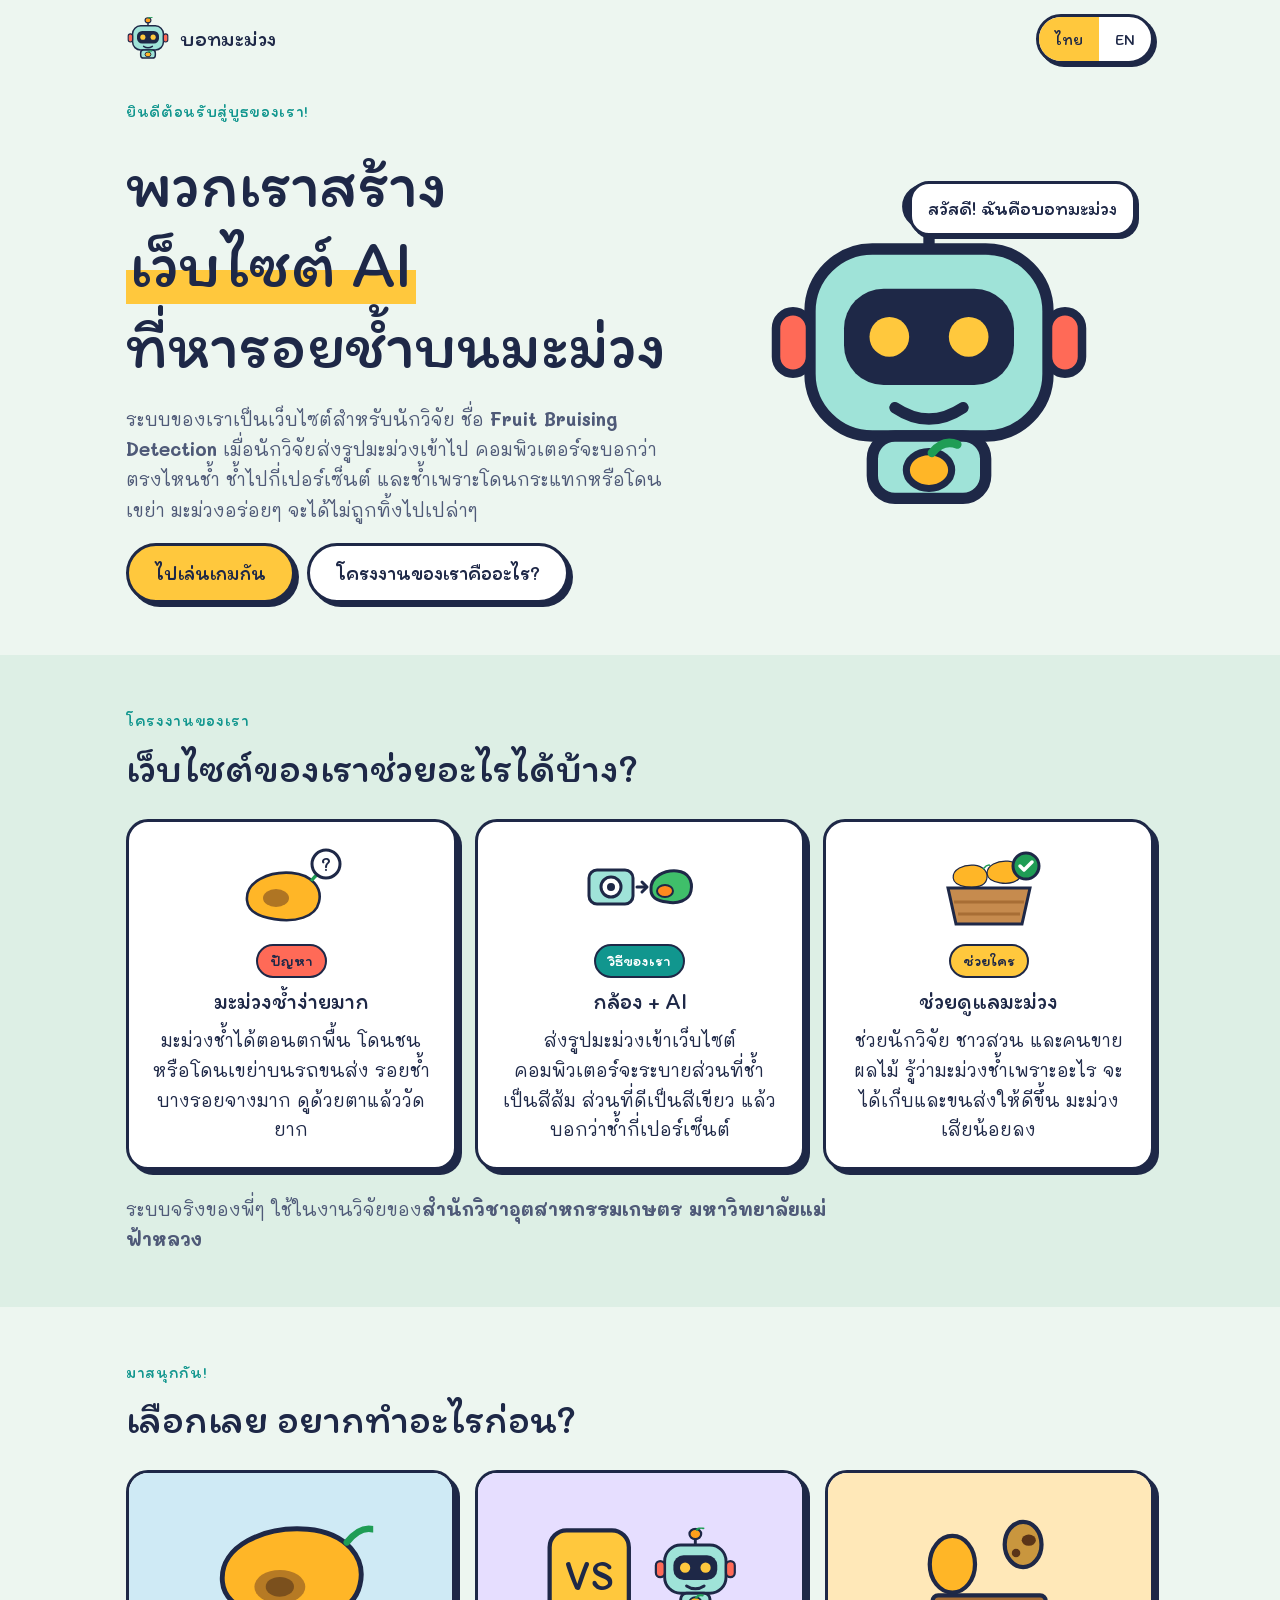
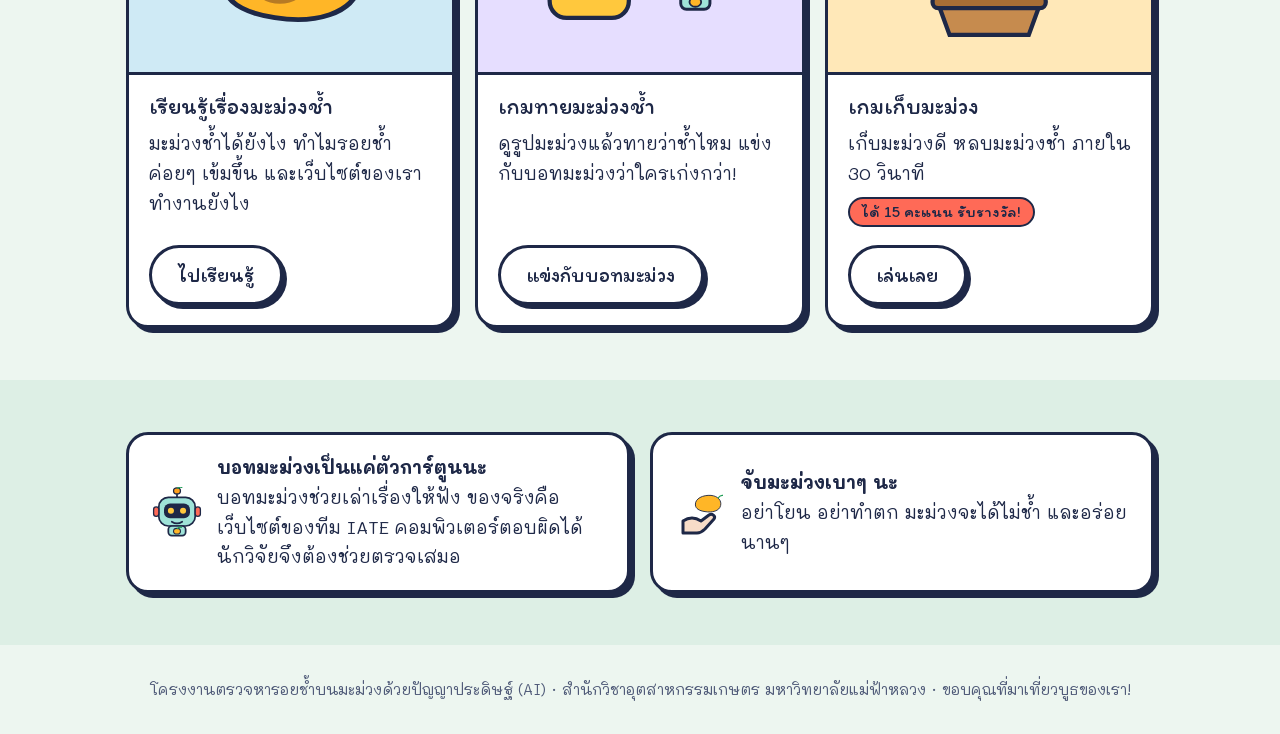
<file: index.html>
<!doctype html>
<html lang="th">
<head>
<meta charset="utf-8">
<meta name="viewport" content="width=device-width, initial-scale=1, viewport-fit=cover">
<style>:root{color-scheme:light;padding-top:env(safe-area-inset-top,0px);padding-bottom:env(safe-area-inset-bottom,0px)}body{margin:0}img{max-width:100%}[hidden]{display:none!important}</style>
<title>เว็บไซต์ AI หารอยช้ำบนมะม่วง</title>
<meta name="claude:viewport-fit-sides" content="cover">
<meta name="description" content="เว็บไซต์สำหรับน้องๆ ประถม อธิบายโครงงาน AI ตรวจหารอยช้ำบนมะม่วงของทีม IATE มหาวิทยาลัยแม่ฟ้าหลวง ด้วยคำง่ายๆ พร้อมเกมทายมะม่วงช้ำและเกมเก็บมะม่วง (ไทย / English)">
<link rel="canonical" href="https://mango-innofest.vercel.app/">
<link rel="icon" href="assets/icon.svg" type="image/svg+xml">
<link rel="icon" href="assets/favicon-32.png" type="image/png" sizes="32x32">
<link rel="apple-touch-icon" href="assets/apple-touch-icon.png">
<link rel="manifest" href="site.webmanifest">
<meta name="theme-color" content="#FFC83D">
<meta property="og:type" content="website">
<meta property="og:site_name" content="บอทมะม่วง · Mango Bot">
<meta property="og:title" content="เว็บไซต์ AI หารอยช้ำบนมะม่วง">
<meta property="og:description" content="เว็บไซต์สำหรับน้องๆ ประถม อธิบายโครงงาน AI ตรวจหารอยช้ำบนมะม่วงของทีม IATE มหาวิทยาลัยแม่ฟ้าหลวง ด้วยคำง่ายๆ พร้อมเกมทายมะม่วงช้ำและเกมเก็บมะม่วง (ไทย / English)">
<meta property="og:url" content="https://mango-innofest.vercel.app/">
<meta property="og:image" content="https://mango-innofest.vercel.app/assets/og-image.png">
<meta property="og:image:width" content="1200">
<meta property="og:image:height" content="630">
<meta property="og:image:alt" content="บอทมะม่วง: มาตามหามะม่วงช้ำกัน! Let's find bruised mangoes!">
<meta property="og:locale" content="th_TH">
<meta property="og:locale:alternate" content="en_US">
<meta name="twitter:card" content="summary_large_image">
<link rel="stylesheet" href="assets/fonts/fonts.css">
<style>
/* Layout: booth landing — one big hello from Mango Bot, the project in three picture-stickers, then three huge "go play" doors */
:root{
  --bg:#EDF6F0;
  --band:#DDEFE5;
  --surface:#FFFFFF;
  --ink:#1E2847;
  --muted:#4F5A78;
  --line:#1E2847;
  --coral:#FF6A57;
  --sun:#FFC83D;
  --mango:#FF9F1C;
  --plum:#7A5AD8;
  --teal:#11968E;
  --on-accent:#1E2847;
  --display:"Itim","Mali","Noto Sans Thai","Leelawadee UI",Tahoma,sans-serif;
  --body:"Mali","Noto Sans Thai","Leelawadee UI",Tahoma,sans-serif;
}
@media (prefers-color-scheme: dark){
  :root:not([data-theme="light"]){
    --bg:#141A2E; --band:#1A2240; --surface:#222B4A; --ink:#F2F4FB; --muted:#B4BCD8; --line:#8A96C2;
    --coral:#FF7D6B; --sun:#FFCF52; --mango:#FFB04A; --plum:#A28BFF; --teal:#3CC4BA; color-scheme:dark;
  }
}
:root[data-theme="dark"]{
  --bg:#141A2E; --band:#1A2240; --surface:#222B4A; --ink:#F2F4FB; --muted:#B4BCD8; --line:#8A96C2;
  --coral:#FF7D6B; --sun:#FFCF52; --mango:#FFB04A; --plum:#A28BFF; --teal:#3CC4BA; color-scheme:dark;
}
*{box-sizing:border-box}
body{background:var(--bg);color:var(--ink);font-family:var(--body);font-size:18px;line-height:1.65}
h1,h2,h3{font-family:var(--display);font-weight:400;line-height:1.2;margin:0;text-wrap:balance}
h2{font-size:clamp(1.8rem,4.6vw,2.6rem)}
h3{font-size:1.45rem}
p{margin:0}
.wrap{max-width:1060px;margin:0 auto;padding-left:max(16px,env(safe-area-inset-left,0px));padding-right:max(16px,env(safe-area-inset-right,0px))}
.band{padding-block:52px}
.band.alt{background:var(--band)}
.eyebrow{font-family:var(--display);font-size:1.05rem;letter-spacing:.04em;color:var(--teal)}
.lead{font-size:1.15rem;color:var(--muted);max-width:60ch}
.sec-head{display:grid;gap:8px;margin-bottom:26px}
.sticker{background:var(--surface);border:3px solid var(--line);border-radius:22px;box-shadow:5px 5px 0 var(--line)}
.btn{font-family:var(--display);font-size:1.3rem;border:3px solid var(--line);border-radius:999px;padding:10px 26px;cursor:pointer;box-shadow:4px 4px 0 var(--line);background:var(--sun);color:var(--on-accent);text-decoration:none;display:inline-flex;align-items:center;gap:8px;min-height:54px;transition:transform .12s, box-shadow .12s}
.btn:hover{transform:translate(-2px,-2px);box-shadow:6px 6px 0 var(--line)}
.btn:active{transform:translate(3px,3px);box-shadow:1px 1px 0 var(--line)}
.btn.ghost{background:var(--surface);color:var(--ink)}
a:focus-visible,button:focus-visible{outline:4px solid var(--plum);outline-offset:3px}

.top{padding-block:14px}
.top .wrap{display:flex;align-items:center;justify-content:space-between;gap:12px;flex-wrap:wrap}
.brand{display:flex;align-items:center;gap:10px;font-family:var(--display);font-size:1.4rem}
.brand svg{width:44px;height:44px}
.lang{display:inline-flex;border:3px solid var(--line);border-radius:999px;overflow:hidden;box-shadow:3px 3px 0 var(--line);background:var(--surface)}
.lang button{font-family:var(--display);font-size:1.05rem;border:0;background:transparent;color:var(--ink);padding:6px 16px;min-height:44px;cursor:pointer}
.lang button[aria-pressed="true"]{background:var(--sun);color:var(--on-accent)}

/* hero */
.hero{padding-block:20px 52px}
.hero .wrap{display:grid;grid-template-columns:1.1fr .9fr;gap:30px;align-items:center}
.hero-copy{display:grid;gap:18px;min-width:0}
.hero h1{font-size:clamp(2.3rem,6.6vw,4.2rem)}
.hero h1 mark{background:linear-gradient(transparent 58%, var(--sun) 58%);color:inherit;padding:0 4px}
.ctas{display:flex;gap:12px;flex-wrap:wrap}
.bot-wrap{position:relative;display:grid;place-items:center;min-width:0}
.bot-wrap svg.big{width:min(100%,340px);height:auto;animation:bob 3s ease-in-out infinite}
@keyframes bob{0%,100%{transform:translateY(0)}50%{transform:translateY(-10px)}}
.bubble{position:absolute;top:0;right:4%;background:var(--surface);border:3px solid var(--line);border-radius:20px;padding:8px 16px;font-family:var(--display);font-size:1.25rem;box-shadow:3px 3px 0 var(--line);max-width:60%}

/* project in 3 */
.trio{display:grid;grid-template-columns:repeat(3,1fr);gap:18px}
.trio > div{padding:22px;display:grid;gap:10px;align-content:start;justify-items:center;text-align:center;min-width:0}
.trio svg{width:110px;height:90px}
.tag{font-family:var(--display);font-size:1rem;padding:2px 12px;border-radius:999px;border:2px solid var(--line)}
.tag.p{background:var(--coral);color:var(--on-accent)}
.tag.s{background:var(--teal);color:#fff}
.tag.h{background:var(--sun);color:var(--on-accent)}

/* doors */
.doors{display:grid;grid-template-columns:repeat(3,1fr);gap:20px}
.door{display:grid;grid-template-rows:auto 1fr auto;text-decoration:none;color:inherit;overflow:hidden;transition:transform .12s, box-shadow .12s;min-width:0}
.door:hover{transform:translate(-3px,-3px);box-shadow:8px 8px 0 var(--line)}
.door .art{aspect-ratio:16/10;display:grid;place-items:center;border-bottom:3px solid var(--line)}
.door .art svg{width:70%;height:auto;max-height:90%}
.door .body{padding:18px 20px;display:grid;gap:8px;align-content:start}
.door .go{margin:0 20px 20px;justify-self:start;pointer-events:none}
.art.learn{background:#CFEAF5}
.art.quiz{background:#E6DEFF}
.art.mango{background:#FFE8B8}
.prize{display:inline-block;font-family:var(--display);background:var(--coral);color:var(--on-accent);border:2px solid var(--line);border-radius:999px;padding:0 12px;font-size:1rem;justify-self:start}

.safe{display:grid;grid-template-columns:1fr 1fr;gap:20px}
.safe > div{padding:18px 22px;display:flex;gap:14px;align-items:center}
.safe svg{flex:none;width:52px;height:52px}
footer{padding-block:32px;text-align:center;color:var(--muted);font-size:.95rem}

@media (max-width:860px){
  .hero .wrap,.safe{grid-template-columns:1fr}
  .trio,.doors{grid-template-columns:1fr}
  .bot-wrap{order:-1}
  .bot-wrap svg.big{width:220px}
  .band{padding-block:40px}
}
@media (prefers-reduced-motion: reduce){ *{animation:none!important;transition:none!important} }
</style>


<svg width="0" height="0" style="position:absolute" aria-hidden="true">
  <defs>
    <symbol id="bot" viewBox="0 0 120 120">
      <line x1="60" y1="8" x2="60" y2="24" stroke="#1E2847" stroke-width="4"/>
      <ellipse cx="60" cy="9" rx="8" ry="7" fill="#FF9F1C" stroke="#1E2847" stroke-width="3"/>
      <path d="M62 3 q4 -4 9 -2" fill="none" stroke="#1F9D55" stroke-width="3" stroke-linecap="round"/>
      <rect x="18" y="24" width="84" height="66" rx="22" fill="#9FE3D8" stroke="#1E2847" stroke-width="4"/>
      <rect x="30" y="38" width="60" height="34" rx="14" fill="#1E2847"/>
      <circle cx="46" cy="55" r="7" fill="#FFC83D"/>
      <circle cx="74" cy="55" r="7" fill="#FFC83D"/>
      <path d="M48 80 Q60 88 72 80" fill="none" stroke="#1E2847" stroke-width="4" stroke-linecap="round"/>
      <rect x="6" y="46" width="12" height="22" rx="6" fill="#FF6A57" stroke="#1E2847" stroke-width="3"/>
      <rect x="102" y="46" width="12" height="22" rx="6" fill="#FF6A57" stroke="#1E2847" stroke-width="3"/>
      <rect x="40" y="90" width="40" height="22" rx="8" fill="#9FE3D8" stroke="#1E2847" stroke-width="4"/>
      <ellipse cx="60" cy="102" rx="8" ry="6.5" fill="#FFB627" stroke="#1E2847" stroke-width="2.5"/>
      <path d="M61 96 q4 -5 9 -3" fill="none" stroke="#1F9D55" stroke-width="3" stroke-linecap="round"/>
    </symbol>
    <symbol id="mango" viewBox="0 0 100 70">
      <path d="M8 40 C6 18 34 6 60 8 C84 10 96 26 92 42 C88 60 64 66 40 62 C20 59 9 52 8 40Z" fill="#FFB627" stroke="#1E2847" stroke-width="3"/>
      <path d="M84 16 q8 -10 16 -8" fill="none" stroke="#1F9D55" stroke-width="4" stroke-linecap="round"/>
    </symbol>
  </defs>
</svg>

<header class="top">
  <div class="wrap">
    <div class="brand"><svg aria-hidden="true"><use href="#bot"/></svg> <span data-i18n="brand">บอทมะม่วง</span></div>
    <div class="lang" role="group" aria-label="ภาษา / Language">
      <button type="button" id="langTh" aria-pressed="true">ไทย</button>
      <button type="button" id="langEn" aria-pressed="false">EN</button>
    </div>
  </div>
</header>

<section class="hero">
  <div class="wrap">
    <div class="hero-copy">
      <p class="eyebrow" data-i18n="eyebrow">ยินดีต้อนรับสู่บูธของเรา!</p>
      <h1 data-i18n="title">พวกเราสร้าง<br><mark>เว็บไซต์ AI</mark><br>ที่หารอยช้ำบนมะม่วง</h1>
      <p class="lead" data-i18n="lead">ระบบของเราเป็นเว็บไซต์สำหรับนักวิจัย ชื่อ <b>Fruit Bruising Detection</b> เมื่อนักวิจัยส่งรูปมะม่วงเข้าไป คอมพิวเตอร์จะบอกว่าตรงไหนช้ำ ช้ำไปกี่เปอร์เซ็นต์ และช้ำเพราะโดนกระแทกหรือโดนเขย่า มะม่วงอร่อยๆ จะได้ไม่ถูกทิ้งไปเปล่าๆ</p>
      <div class="ctas">
        <a class="btn" href="#play" data-i18n="ctaPlay">ไปเล่นเกมกัน</a>
        <a class="btn ghost" href="#project" data-i18n="ctaWhat">โครงงานของเราคืออะไร?</a>
      </div>
    </div>
    <div class="bot-wrap">
      <svg class="big" viewBox="0 0 120 120" aria-hidden="true"><use href="#bot"/></svg>
      <div class="bubble" data-i18n="hello">สวัสดี! ฉันคือบอทมะม่วง</div>
    </div>
  </div>
</section>

<section class="band alt" id="project">
  <div class="wrap">
    <div class="sec-head">
      <p class="eyebrow" data-i18n="projEyebrow">โครงงานของเรา</p>
      <h2 data-i18n="projTitle">เว็บไซต์ของเราช่วยอะไรได้บ้าง?</h2>
    </div>
    <div class="trio">
      <div class="sticker">
        <svg viewBox="0 0 110 90" aria-hidden="true"><use href="#mango" x="4" y="22" width="86" height="60"/><ellipse cx="40" cy="54" rx="13" ry="9" fill="#7A4A22" opacity=".6"/><circle cx="90" cy="20" r="14" fill="#fff" stroke="#1E2847" stroke-width="3"/><text x="90" y="27" text-anchor="middle" font-family="Itim, sans-serif" font-size="20" fill="#1E2847">?</text></svg>
        <span class="tag p" data-i18n="t1tag">ปัญหา</span>
        <h3 data-i18n="t1h">มะม่วงช้ำง่ายมาก</h3>
        <p data-i18n="t1">มะม่วงช้ำได้ตอนตกพื้น โดนชน หรือโดนเขย่าบนรถขนส่ง รอยช้ำบางรอยจางมาก ดูด้วยตาแล้ววัดยาก</p>
      </div>
      <div class="sticker">
        <svg viewBox="0 0 110 90" aria-hidden="true"><rect x="4" y="26" width="44" height="34" rx="8" fill="#9FE3D8" stroke="#1E2847" stroke-width="3"/><circle cx="26" cy="43" r="10" fill="#fff" stroke="#1E2847" stroke-width="3"/><circle cx="26" cy="43" r="4" fill="#1E2847"/><path d="M52 43h8" stroke="#1E2847" stroke-width="3" stroke-linecap="round"/><path d="M57 38l5 5-5 5" fill="none" stroke="#1E2847" stroke-width="3" stroke-linecap="round" stroke-linejoin="round"/><path d="M66 46 C65 32 80 26 92 27 C104 28 108 38 106 47 C104 57 92 60 82 58 C72 57 66 54 66 46Z" fill="#3FBF6A" stroke="#1E2847" stroke-width="3"/><ellipse cx="80" cy="47" rx="8" ry="6" fill="#FF8A1F" stroke="#1E2847" stroke-width="2"/></svg>
        <span class="tag s" data-i18n="t2tag">วิธีของเรา</span>
        <h3 data-i18n="t2h">กล้อง + AI</h3>
        <p data-i18n="t2">ส่งรูปมะม่วงเข้าเว็บไซต์ คอมพิวเตอร์จะระบายส่วนที่ช้ำเป็นสีส้ม ส่วนที่ดีเป็นสีเขียว แล้วบอกว่าช้ำกี่เปอร์เซ็นต์</p>
      </div>
      <div class="sticker">
        <svg viewBox="0 0 110 90" aria-hidden="true"><use href="#mango" x="16" y="18" width="40" height="28"/><use href="#mango" x="50" y="14" width="40" height="28"/><path d="M14 44h82l-8 36H22Z" fill="#C68B4E" stroke="#1E2847" stroke-width="3"/><path d="M20 58h70M24 70h62" stroke="#A86E35" stroke-width="3"/><circle cx="92" cy="22" r="13" fill="#1F9D55" stroke="#1E2847" stroke-width="3"/><path d="M86 22l4 4 8-8" fill="none" stroke="#fff" stroke-width="3.5" stroke-linecap="round" stroke-linejoin="round"/></svg>
        <span class="tag h" data-i18n="t3tag">ช่วยใคร</span>
        <h3 data-i18n="t3h">ช่วยดูแลมะม่วง</h3>
        <p data-i18n="t3">ช่วยนักวิจัย ชาวสวน และคนขายผลไม้ รู้ว่ามะม่วงช้ำเพราะอะไร จะได้เก็บและขนส่งให้ดีขึ้น มะม่วงเสียน้อยลง</p>
      </div>
    </div>
    <p class="lead" style="margin-top:24px" data-i18n="real">ระบบจริงของพี่ๆ ใช้ในงานวิจัยของ<b>สำนักวิชาอุตสาหกรรมเกษตร มหาวิทยาลัยแม่ฟ้าหลวง</b></p>
  </div>
</section>

<section class="band" id="play">
  <div class="wrap">
    <div class="sec-head">
      <p class="eyebrow" data-i18n="playEyebrow">มาสนุกกัน!</p>
      <h2 data-i18n="playTitle">เลือกเลย อยากทำอะไรก่อน?</h2>
    </div>
    <div class="doors">
      <a class="door sticker" href="learn.html">
        <div class="art learn"><svg viewBox="0 0 160 100" aria-hidden="true"><use href="#mango" x="22" y="10" width="116" height="81"/><ellipse cx="72" cy="60" rx="18" ry="12" fill="#7A4A22" opacity=".55"/><ellipse cx="72" cy="60" rx="10" ry="7" fill="#4A2E17" opacity=".55"/></svg></div>
        <div class="body"><h3 data-i18n="d1h">เรียนรู้เรื่องมะม่วงช้ำ</h3><p data-i18n="d1">มะม่วงช้ำได้ยังไง ทำไมรอยช้ำค่อยๆ เข้มขึ้น และเว็บไซต์ของเราทำงานยังไง</p></div>
        <span class="btn ghost go" data-i18n="d1go">ไปเรียนรู้</span>
      </a>
      <a class="door sticker" href="learn.html#game">
        <div class="art quiz"><svg viewBox="0 0 160 100" aria-hidden="true"><rect x="16" y="20" width="56" height="62" rx="12" fill="#FFC83D" stroke="#1E2847" stroke-width="3"/><text x="44" y="62" text-anchor="middle" font-family="Itim, sans-serif" font-size="30" fill="#1E2847">VS</text><use href="#bot" x="88" y="18" width="62" height="62"/></svg></div>
        <div class="body"><h3 data-i18n="d2h">เกมทายมะม่วงช้ำ</h3><p data-i18n="d2">ดูรูปมะม่วงแล้วทายว่าช้ำไหม แข่งกับบอทมะม่วงว่าใครเก่งกว่า!</p></div>
        <span class="btn ghost go" data-i18n="d2go">แข่งกับบอทมะม่วง</span>
      </a>
      <a class="door sticker" href="mango.html">
        <div class="art mango"><svg viewBox="0 0 160 100" aria-hidden="true"><ellipse cx="54" cy="44" rx="16" ry="20" fill="#FFB627" stroke="#1E2847" stroke-width="3"/><ellipse cx="104" cy="30" rx="13" ry="16" fill="#C9963E" stroke="#1E2847" stroke-width="3"/><ellipse cx="108" cy="27" rx="5" ry="4" fill="#5A3418"/><circle cx="99" cy="36" r="3" fill="#5A3418"/><path d="M44 72h72l-8 22H52Z" fill="#C68B4E" stroke="#1E2847" stroke-width="3"/><rect x="40" y="66" width="80" height="9" rx="4" fill="#A86E35" stroke="#1E2847" stroke-width="3"/></svg></div>
        <div class="body"><h3 data-i18n="d3h">เกมเก็บมะม่วง</h3><p data-i18n="d3">เก็บมะม่วงดี หลบมะม่วงช้ำ ภายใน 30 วินาที</p><span class="prize" data-i18n="d3prize">ได้ 15 คะแนน รับรางวัล!</span></div>
        <span class="btn ghost go" data-i18n="d3go">เล่นเลย</span>
      </a>
    </div>
  </div>
</section>

<section class="band alt">
  <div class="wrap safe">
    <div class="sticker">
      <svg viewBox="0 0 52 52" aria-hidden="true"><use href="#bot" width="52" height="52"/></svg>
      <p data-i18n="s1"><b>บอทมะม่วงเป็นแค่ตัวการ์ตูนนะ</b><br>บอทมะม่วงช่วยเล่าเรื่องให้ฟัง ของจริงคือเว็บไซต์ของทีม IATE คอมพิวเตอร์ตอบผิดได้ นักวิจัยจึงต้องช่วยตรวจเสมอ</p>
    </div>
    <div class="sticker">
      <svg viewBox="0 0 52 52" aria-hidden="true"><path d="M8 34c6-4 12-4 18 0l8-6c3-2 7 1 5 4l-9 10c-2 2-5 4-8 4H8z" fill="#F7DCC8" stroke="#1E2847" stroke-width="3" stroke-linejoin="round"/><use href="#mango" x="18" y="6" width="30" height="21"/></svg>
      <p data-i18n="s2"><b>จับมะม่วงเบาๆ นะ</b><br>อย่าโยน อย่าทำตก มะม่วงจะได้ไม่ช้ำ และอร่อยนานๆ</p>
    </div>
  </div>
</section>

<footer><div class="wrap" data-i18n="footer">โครงงานตรวจหารอยช้ำบนมะม่วงด้วยปัญญาประดิษฐ์ (AI) · สำนักวิชาอุตสาหกรรมเกษตร มหาวิทยาลัยแม่ฟ้าหลวง · ขอบคุณที่มาเที่ยวบูธของเรา!</div></footer>

<script>
(function(){
  var EN={
    brand:'Mango Bot', eyebrow:'Welcome to our booth!',
    title:'We built a<br><mark>website with AI</mark><br>that finds bruises on mangoes',
    lead:'Our system is a website for researchers called <b>Fruit Bruising Detection</b>. When a researcher puts in a photo of a mango, the computer tells where it is bruised, how much of it is bruised, and whether it got bumped or shaken. That way, yummy mangoes don\'t get thrown away for nothing.',
    ctaPlay:"Let's play!", ctaWhat:'What is our project?', hello:"Hi! I'm Mango Bot",
    projEyebrow:'Our project', projTitle:'How does our website help?',
    t1tag:'The problem', t1h:'Mangoes bruise easily', t1:'Mangoes get bruised when they fall, get bumped, or get shaken in a truck. Some bruises are very faint and hard to measure by eye.',
    t2tag:'Our idea', t2h:'Camera + AI', t2:'Put a mango photo into the website. The computer colours the bruised part orange and the good part green, then says how many percent is bruised.',
    t3tag:'Who it helps', t3h:'Taking care of mangoes', t3:'It helps scientists, farmers and fruit sellers learn why mangoes get bruised, so they can pick and move them more gently and waste fewer mangoes.',
    real:'Our real system is used for research at the <b>School of Agro-Industry, Mae Fah Luang University</b>.',
    playEyebrow:"Let's have fun!", playTitle:'What do you want to do first?',
    d1h:'Learn about mango bruises', d1:'How a mango gets bruised, why the bruise gets darker, and how our website works.', d1go:'Start learning',
    d2h:'Guess the bruised mango', d2:'Look at mango pictures and guess if they are bruised. Race Mango Bot to see who is better!', d2go:'Race Mango Bot',
    d3h:'Mango catch', d3:'Catch the good mangoes and avoid the bruised ones in 30 seconds.', d3prize:'Get 15 points to win a prize!', d3go:'Play now',
    s1:'<b>Mango Bot is just a cartoon</b><br>Mango Bot helps tell the story. The real project is the IATE team\'s website. Computers can make mistakes, so scientists always check.',
    s2:'<b>Be gentle with mangoes</b><br>Don\'t throw them or drop them, so they don\'t get bruised and stay yummy longer.',
    footer:'An AI mango bruise detection project · School of Agro-Industry, Mae Fah Luang University · Thanks for visiting our booth!'
  };
  var lang='th';
  try{ if(localStorage.getItem('drbot-lang')==='en') lang='en'; }catch(e){}
  var els=[].slice.call(document.querySelectorAll('[data-i18n]'));
  els.forEach(function(el){el._th=el.innerHTML});
  function apply(){
    document.documentElement.lang=lang;
    document.title=lang==='en'?'Our AI website that finds mango bruises':'เว็บไซต์ AI หารอยช้ำบนมะม่วง';
    els.forEach(function(el){var k=el.getAttribute('data-i18n'); el.innerHTML=lang==='en'&&EN[k]!=null?EN[k]:el._th;});
    document.getElementById('langTh').setAttribute('aria-pressed',lang==='th');
    document.getElementById('langEn').setAttribute('aria-pressed',lang==='en');
  }
  function set(l){lang=l; try{localStorage.setItem('drbot-lang',l)}catch(e){} apply();}
  document.getElementById('langTh').addEventListener('click',function(){set('th')});
  document.getElementById('langEn').addEventListener('click',function(){set('en')});
  apply();
})();
</script>
<script>if('serviceWorker' in navigator){addEventListener('load',function(){navigator.serviceWorker.register('sw.js').catch(function(){});});}</script>
</file>
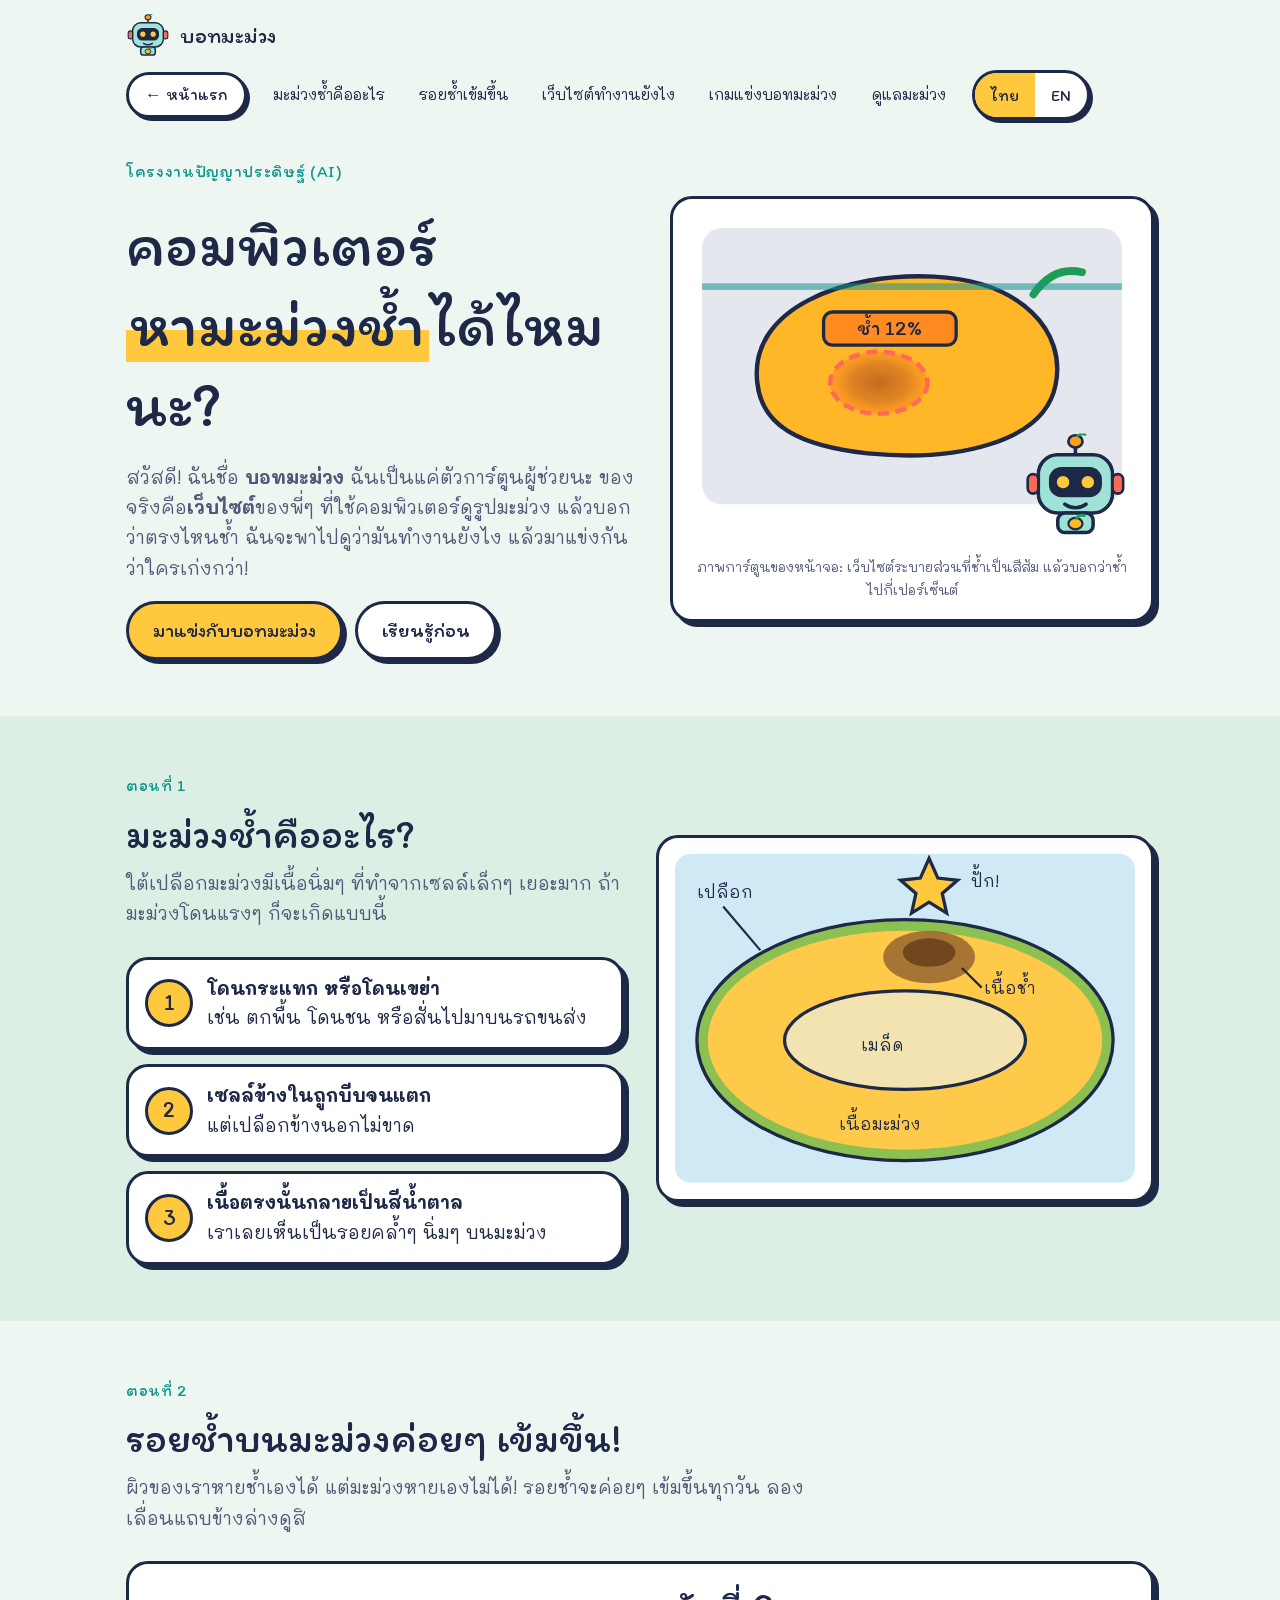
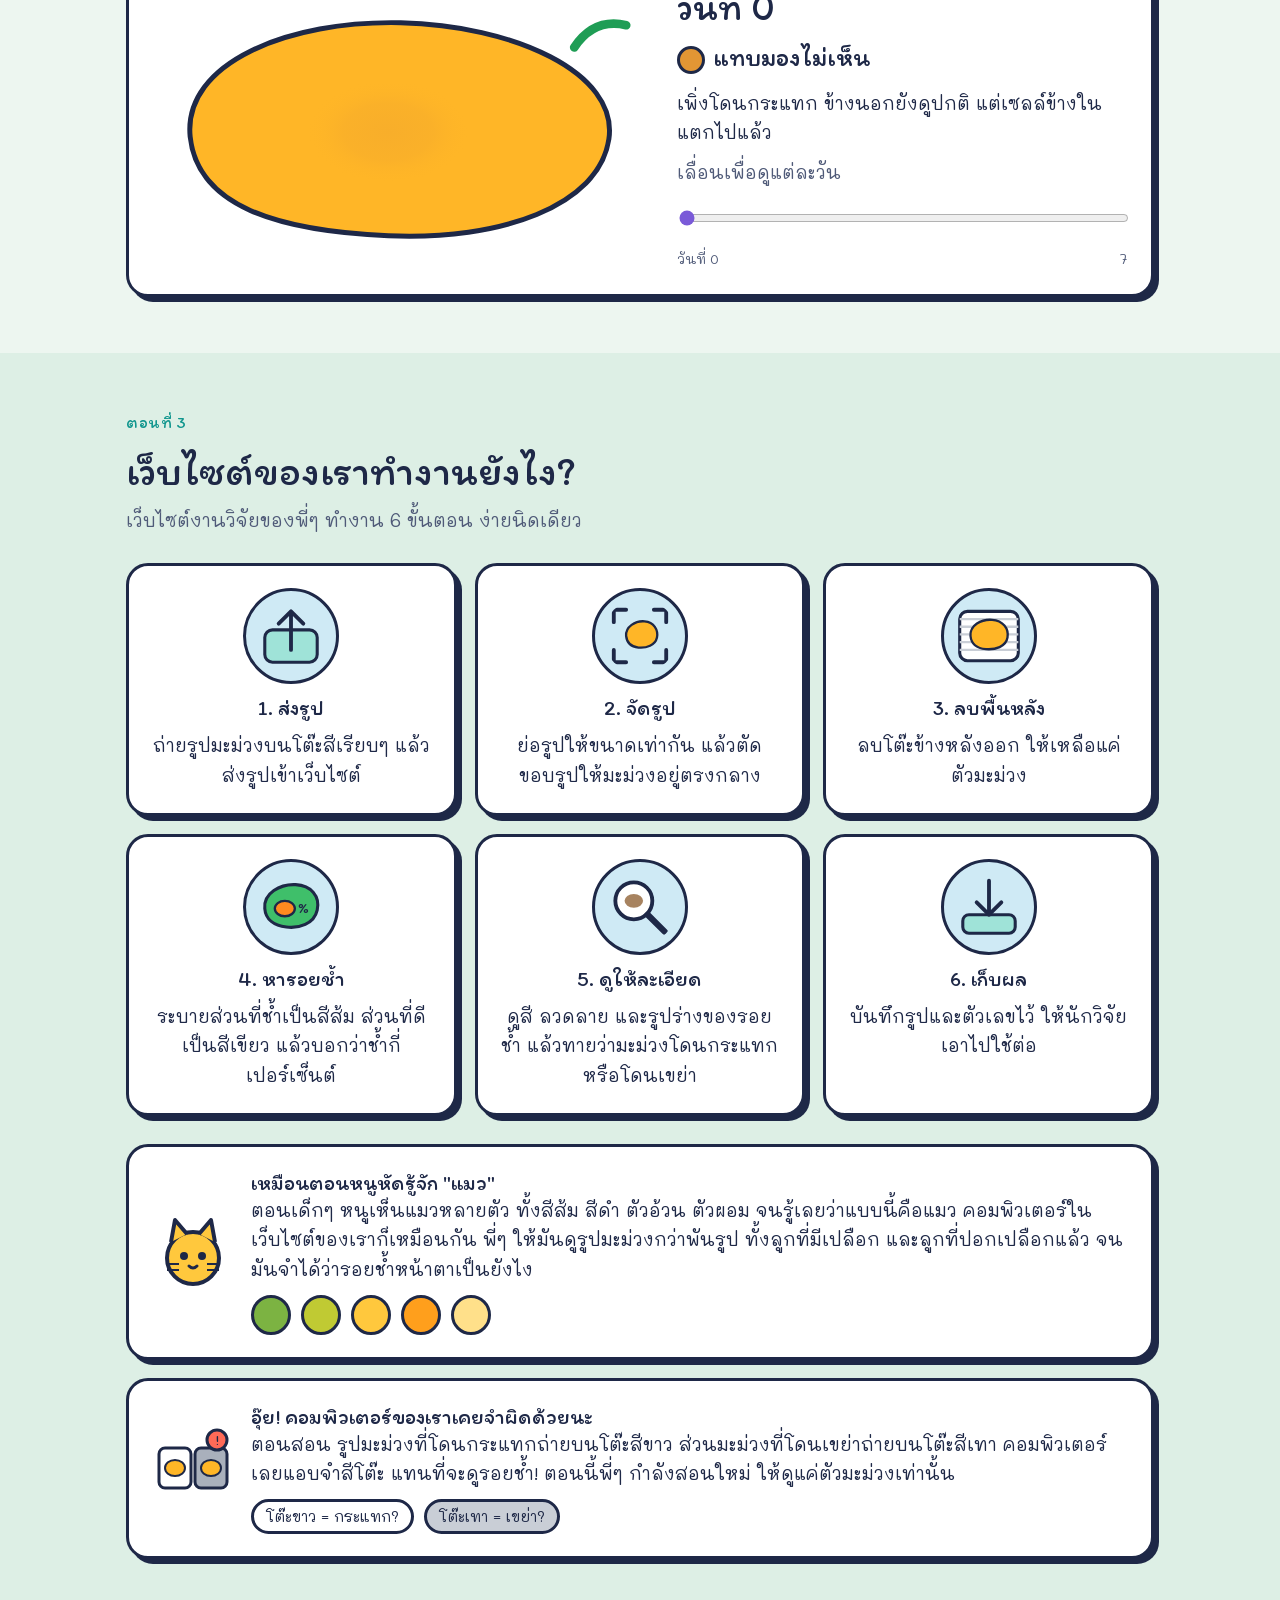
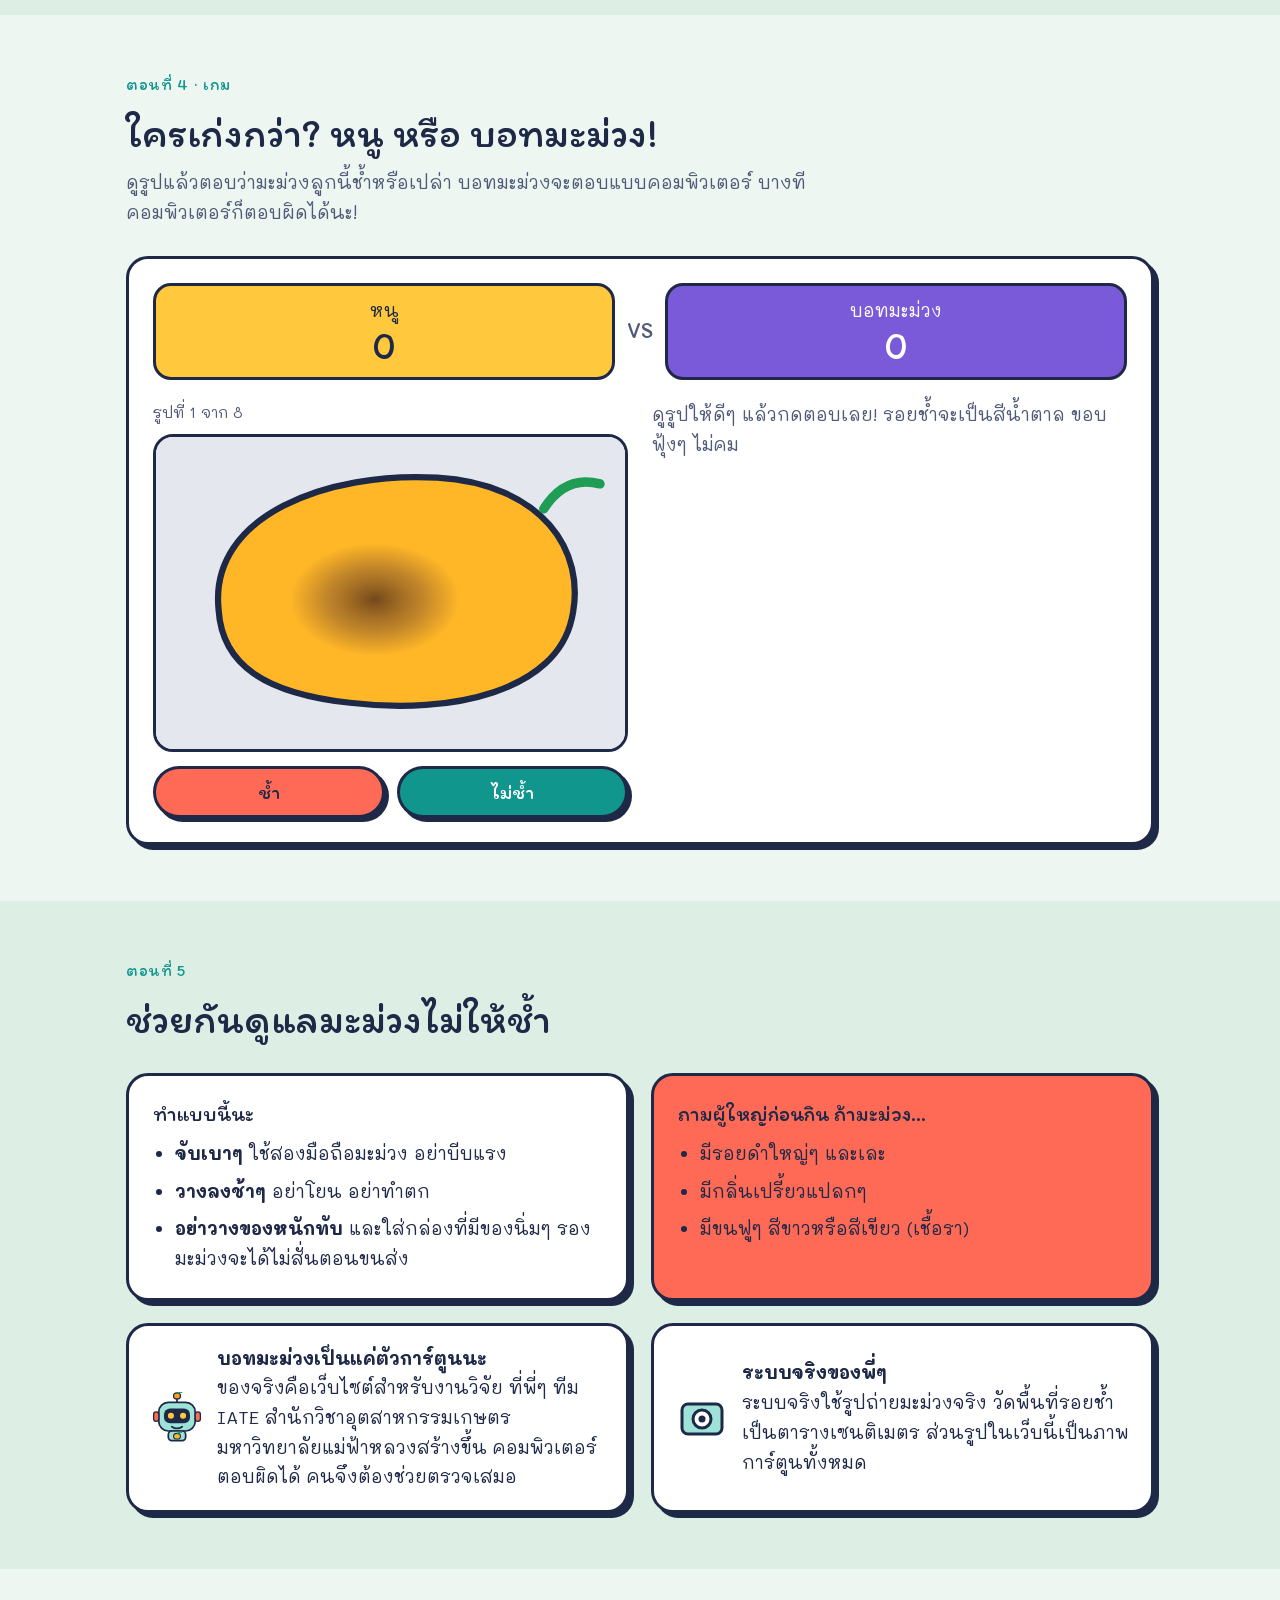
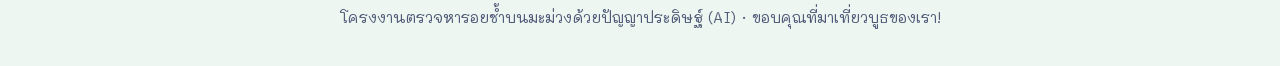
<file: learn.html>
<!doctype html>
<html lang="th">
<head>
<meta charset="utf-8">
<meta name="viewport" content="width=device-width, initial-scale=1, viewport-fit=cover">
<style>:root{color-scheme:light;padding-top:env(safe-area-inset-top,0px);padding-bottom:env(safe-area-inset-bottom,0px)}body{margin:0}img{max-width:100%}[hidden]{display:none!important}</style>
<title>ตามหามะม่วงช้ำกับบอทมะม่วง</title>
<meta name="claude:viewport-fit-sides" content="cover">
<meta name="description" content="มะม่วงช้ำได้ยังไง เว็บไซต์ของเราหารอยช้ำยังไงใน 6 ขั้นตอน และเกมแข่งทายมะม่วงช้ำกับบอทมะม่วง (ไทย / English)">
<link rel="canonical" href="https://mango-innofest.vercel.app/learn.html">
<link rel="icon" href="assets/icon.svg" type="image/svg+xml">
<link rel="icon" href="assets/favicon-32.png" type="image/png" sizes="32x32">
<link rel="apple-touch-icon" href="assets/apple-touch-icon.png">
<link rel="manifest" href="site.webmanifest">
<meta name="theme-color" content="#FFC83D">
<meta property="og:type" content="website">
<meta property="og:site_name" content="บอทมะม่วง · Mango Bot">
<meta property="og:title" content="ตามหามะม่วงช้ำกับบอทมะม่วง">
<meta property="og:description" content="มะม่วงช้ำได้ยังไง เว็บไซต์ของเราหารอยช้ำยังไงใน 6 ขั้นตอน และเกมแข่งทายมะม่วงช้ำกับบอทมะม่วง (ไทย / English)">
<meta property="og:url" content="https://mango-innofest.vercel.app/learn.html">
<meta property="og:image" content="https://mango-innofest.vercel.app/assets/og-image.png">
<meta property="og:image:width" content="1200">
<meta property="og:image:height" content="630">
<meta property="og:image:alt" content="บอทมะม่วง: มาตามหามะม่วงช้ำกัน! Let's find bruised mangoes!">
<meta property="og:locale" content="th_TH">
<meta property="og:locale:alternate" content="en_US">
<meta name="twitter:card" content="summary_large_image">
<link rel="stylesheet" href="assets/fonts/fonts.css">
<style>
/* Layout: a sticker-book — chunky outlined "stickers" on a minty page, one idea per band, big touch targets for small hands */
:root{
  --bg:#EDF6F0;
  --band:#DDEFE5;
  --surface:#FFFFFF;
  --ink:#1E2847;
  --muted:#4F5A78;
  --line:#1E2847;
  --coral:#FF6A57;
  --sun:#FFC83D;
  --plum:#7A5AD8;
  --teal:#11968E;
  --good:#1F9D55;
  --bad:#D9443A;
  --on-accent:#1E2847;
  --display:"Itim","Mali","Noto Sans Thai","Leelawadee UI",Tahoma,sans-serif;
  --body:"Mali","Noto Sans Thai","Leelawadee UI",Tahoma,sans-serif;
}
@media (prefers-color-scheme: dark){
  :root:not([data-theme="light"]){
    --bg:#141A2E; --band:#1A2240; --surface:#222B4A; --ink:#F2F4FB; --muted:#B4BCD8;
    --line:#8A96C2; --coral:#FF7D6B; --sun:#FFCF52; --plum:#A28BFF; --teal:#3CC4BA;
    --good:#4CCB7F; --bad:#FF6F66; color-scheme:dark;
  }
}
:root[data-theme="dark"]{
  --bg:#141A2E; --band:#1A2240; --surface:#222B4A; --ink:#F2F4FB; --muted:#B4BCD8;
  --line:#8A96C2; --coral:#FF7D6B; --sun:#FFCF52; --plum:#A28BFF; --teal:#3CC4BA;
  --good:#4CCB7F; --bad:#FF6F66; color-scheme:dark;
}

*{box-sizing:border-box}
body{background:var(--bg);color:var(--ink);font-family:var(--body);font-size:18px;line-height:1.65}
h1,h2,h3{font-family:var(--display);font-weight:400;line-height:1.25;text-wrap:balance;margin:0}
h2{font-size:clamp(1.8rem,4.6vw,2.6rem)}
h3{font-size:1.35rem}
p{margin:0}
a{color:inherit}
.wrap{max-width:1060px;margin:0 auto;padding-left:max(16px,env(safe-area-inset-left,0px));padding-right:max(16px,env(safe-area-inset-right,0px))}
.band{padding-block:56px}
.band.alt{background:var(--band)}
.eyebrow{font-family:var(--display);font-size:1.05rem;letter-spacing:.04em;color:var(--teal)}
.lead{font-size:1.15rem;color:var(--muted);max-width:60ch}
.sec-head{display:grid;gap:8px;margin-bottom:28px}

.sticker{background:var(--surface);border:3px solid var(--line);border-radius:22px;box-shadow:5px 5px 0 var(--line)}
.btn{font-family:var(--display);font-size:1.25rem;border:3px solid var(--line);border-radius:999px;padding:10px 24px;cursor:pointer;box-shadow:4px 4px 0 var(--line);background:var(--sun);color:var(--on-accent);transition:transform .12s, box-shadow .12s;text-decoration:none;display:inline-flex;align-items:center;gap:8px;min-height:52px}
.btn:hover{transform:translate(-2px,-2px);box-shadow:6px 6px 0 var(--line)}
.btn:active{transform:translate(3px,3px);box-shadow:1px 1px 0 var(--line)}
.btn:focus-visible,input:focus-visible,.lang button:focus-visible{outline:4px solid var(--plum);outline-offset:3px}
.btn.coral{background:var(--coral)}
.btn.teal{background:var(--teal);color:#fff}
.btn.ghost{background:var(--surface);color:var(--ink)}
.btn[disabled]{opacity:.45;cursor:not-allowed;transform:none;box-shadow:4px 4px 0 var(--line)}

/* top */
.top{padding-block:14px}
.top .wrap{display:flex;align-items:center;justify-content:space-between;gap:12px;flex-wrap:wrap}
.brand{display:flex;align-items:center;gap:10px;font-family:var(--display);font-size:1.4rem}
.brand svg{width:44px;height:44px}
.top-right{display:flex;align-items:center;gap:12px;flex-wrap:wrap}
.nav{display:flex;gap:6px;flex-wrap:wrap}
.nav a{font-size:.95rem;text-decoration:none;padding:6px 12px;border-radius:999px;border:2px solid transparent}
.nav a:hover{border-color:var(--line)}
.lang{display:inline-flex;border:3px solid var(--line);border-radius:999px;overflow:hidden;box-shadow:3px 3px 0 var(--line);background:var(--surface)}
.lang button{font-family:var(--display);font-size:1.05rem;border:0;background:transparent;color:var(--ink);padding:6px 16px;min-height:44px;cursor:pointer}
.lang button[aria-pressed="true"]{background:var(--sun);color:var(--on-accent)}

/* hero */
.hero{padding-block:24px 56px}
.hero .wrap{display:grid;grid-template-columns:1.05fr 1fr;gap:36px;align-items:center}
.hero h1{font-size:clamp(2.3rem,6.4vw,4rem)}
.hero h1 mark{background:linear-gradient(transparent 58%, var(--sun) 58%);color:inherit;padding:0 4px}
.hero-copy{display:grid;gap:18px;min-width:0}
.hero-ctas{display:flex;gap:12px;flex-wrap:wrap}
.hero-art{position:relative;padding:18px;min-width:0}
.hero-art svg{width:100%;height:auto;display:block}
.caption{font-size:.85rem;color:var(--muted);text-align:center;margin-top:8px}
.scan{animation:scan 2.6s ease-in-out infinite}
@keyframes scan{0%,100%{transform:translateY(0)}50%{transform:translateY(118px)}}
.boxpop{animation:pop 2.6s ease-in-out infinite;transform-origin:center;transform-box:fill-box}
@keyframes pop{0%,35%{opacity:0;transform:scale(.85)}45%,100%{opacity:1;transform:scale(1)}}

/* what is a bruise */
.two{display:grid;grid-template-columns:1fr 1fr;gap:32px;align-items:center}
.two > *{min-width:0}
.steps{display:grid;gap:14px;list-style:none;padding:0;margin:0}
.steps li{display:grid;grid-template-columns:48px 1fr;gap:14px;align-items:center;padding:14px 16px}
.num{width:48px;height:48px;border-radius:50%;border:3px solid var(--line);display:grid;place-items:center;font-family:var(--display);font-size:1.4rem;background:var(--sun);color:var(--on-accent)}
.diagram{padding:16px}
.diagram svg{width:100%;height:auto;display:block}
.diagram text{font-family:var(--body);font-size:15px;fill:#1E2847}

/* colour timeline */
.timeline{display:grid;grid-template-columns:1.1fr 1fr;gap:28px;align-items:center;padding:24px}
.timeline > *{min-width:0}
.timeline svg{width:100%;height:auto;display:block}
.day-label{font-family:var(--display);font-size:2.4rem;line-height:1}
.stage{display:grid;gap:10px}
.stage-name{font-family:var(--display);font-size:1.6rem}
.swatch{display:inline-block;width:28px;height:28px;border-radius:50%;border:3px solid var(--line);vertical-align:middle;margin-right:8px}
input[type=range]{width:100%;accent-color:var(--plum);height:36px;cursor:pointer}
.ticks{display:flex;justify-content:space-between;font-size:.85rem;color:var(--muted);font-variant-numeric:tabular-nums}

/* ai steps */
.ai-steps{display:grid;grid-template-columns:repeat(3,1fr);gap:18px;align-items:stretch}
.ai-step{padding:22px;display:grid;gap:10px;align-content:start;text-align:center;justify-items:center}
.ai-step svg{width:96px;height:96px}
.analogy{margin-top:28px;padding:22px 24px;display:grid;grid-template-columns:auto 1fr;gap:18px;align-items:center}
.analogy svg{width:80px;height:80px}
.tones{display:flex;gap:10px;margin-top:10px;flex-wrap:wrap}
.tones span{width:40px;height:40px;border-radius:50%;border:3px solid var(--line)}

/* game */
.game{padding:24px;display:grid;gap:20px}
.scoreboard{display:grid;grid-template-columns:1fr auto 1fr;gap:12px;align-items:center;text-align:center}
.score{padding:10px 12px;border-radius:18px;border:3px solid var(--line)}
.score.kid{background:var(--sun);color:var(--on-accent)}
.score.bot{background:var(--plum);color:#fff}
.score b{display:block;font-family:var(--display);font-size:2.4rem;line-height:1.1;font-weight:400;font-variant-numeric:tabular-nums}
.vs{font-family:var(--display);font-size:1.4rem;color:var(--muted)}
.play{display:grid;grid-template-columns:1fr 1fr;gap:24px;align-items:start}
.play > *{min-width:0}
.card-frame{border:3px solid var(--line);border-radius:20px;overflow:hidden;background:var(--surface);position:relative}
.card-frame svg{display:block;width:100%;height:auto}
.progress{font-size:.95rem;color:var(--muted);margin-bottom:8px}
.choices{display:flex;gap:12px;flex-wrap:wrap;margin-top:14px}
.choices .btn{flex:1 1 180px;justify-content:center}
.result{display:grid;gap:14px}
.res-row{padding:14px 16px;border-radius:16px;border:3px solid var(--line);background:var(--bg);display:grid;gap:6px}
.res-row .tag{font-family:var(--display);font-size:1.3rem}
.ok{color:var(--good)}
.no{color:var(--bad)}
.meter{height:18px;border:3px solid var(--line);border-radius:999px;overflow:hidden;background:var(--surface)}
.meter i{display:block;height:100%;width:0;background:var(--plum);transition:width .7s ease}
.why{font-size:1.05rem}
.thinking{font-family:var(--display);color:var(--plum)}
.dots::after{content:"";animation:dots 1s steps(4) infinite}
@keyframes dots{0%{content:""}25%{content:"."}50%{content:".."}75%{content:"..."}}
.hint{color:var(--muted)}
.final{text-align:center;display:grid;gap:14px;justify-items:center;padding:12px}
.final h3{font-size:2rem}

/* care */
.care{display:grid;grid-template-columns:1fr 1fr;gap:22px}
.care > div{padding:24px;display:grid;gap:12px;align-content:start}
.care ul{margin:0;padding-left:1.2em;display:grid;gap:8px}
.care .warn{background:var(--coral);color:var(--on-accent)}
.notes{display:grid;grid-template-columns:1fr 1fr;gap:22px;margin-top:22px}
.notes > div{padding:18px 22px;display:flex;gap:14px;align-items:center}
.notes svg{flex:none;width:52px;height:52px}

footer{padding-block:36px;text-align:center;color:var(--muted);font-size:.95rem}

@media (max-width:820px){
  .hero .wrap,.two,.timeline,.play,.care,.notes{grid-template-columns:1fr}
  .ai-steps{grid-template-columns:1fr}
  .band{padding-block:40px}
  .nav{display:none}
}
@media (max-width:460px){
  body{font-size:17px}
  .analogy{grid-template-columns:1fr;text-align:center;justify-items:center}
  .score b{font-size:1.9rem}
}
@media (prefers-reduced-motion: reduce){
  *,*::before,*::after{animation:none!important;transition:none!important}
  .boxpop{opacity:1}
}
.home-link{font-family:var(--display);font-size:1.05rem;text-decoration:none;color:var(--ink);background:var(--surface);border:3px solid var(--line);border-radius:999px;padding:6px 16px;box-shadow:3px 3px 0 var(--line);min-height:44px;display:inline-flex;align-items:center}
.home-link:focus-visible{outline:4px solid var(--plum);outline-offset:3px}
.top-right{display:flex;align-items:center;gap:12px;flex-wrap:wrap}
</style>
<style>
.analogy + .analogy{margin-top:18px}
.ai-step svg{background:#CFEAF5;border:3px solid var(--line);border-radius:50%;padding:8px;box-sizing:border-box}
.bgs{display:flex;gap:10px;margin-top:10px;flex-wrap:wrap}
.bgs span{font-size:.95rem;padding:2px 12px;border-radius:999px;border:3px solid var(--line);color:#1E2847}
</style>

<!-- ===== Mascot (reused) ===== -->
<svg width="0" height="0" style="position:absolute" aria-hidden="true">
  <defs>
    <symbol id="bot" viewBox="0 0 120 120">
      <line x1="60" y1="8" x2="60" y2="24" stroke="#1E2847" stroke-width="4"/>
      <ellipse cx="60" cy="9" rx="8" ry="7" fill="#FF9F1C" stroke="#1E2847" stroke-width="3"/>
      <path d="M62 3 q4 -4 9 -2" fill="none" stroke="#1F9D55" stroke-width="3" stroke-linecap="round"/>
      <rect x="18" y="24" width="84" height="66" rx="22" fill="#9FE3D8" stroke="#1E2847" stroke-width="4"/>
      <rect x="30" y="38" width="60" height="34" rx="14" fill="#1E2847"/>
      <circle cx="46" cy="55" r="7" fill="#FFC83D"/>
      <circle cx="74" cy="55" r="7" fill="#FFC83D"/>
      <path d="M48 80 Q60 88 72 80" fill="none" stroke="#1E2847" stroke-width="4" stroke-linecap="round"/>
      <rect x="6" y="46" width="12" height="22" rx="6" fill="#FF6A57" stroke="#1E2847" stroke-width="3"/>
      <rect x="102" y="46" width="12" height="22" rx="6" fill="#FF6A57" stroke="#1E2847" stroke-width="3"/>
      <rect x="40" y="90" width="40" height="22" rx="8" fill="#9FE3D8" stroke="#1E2847" stroke-width="4"/>
      <ellipse cx="60" cy="102" rx="8" ry="6.5" fill="#FFB627" stroke="#1E2847" stroke-width="2.5"/>
      <path d="M61 96 q4 -5 9 -3" fill="none" stroke="#1F9D55" stroke-width="3" stroke-linecap="round"/>
    </symbol>
  </defs>
</svg>

<header class="top">
  <div class="wrap">
    <div class="brand"><svg aria-hidden="true"><use href="#bot"/></svg> <span data-i18n="brand">บอทมะม่วง</span></div>
    <div class="top-right">
      <a class="home-link" href="index.html" data-i18n="home">← หน้าแรก</a>
      <nav class="nav" data-i18n-aria="navAria" aria-label="ไปที่หัวข้อ">
        <a href="#what" data-i18n="nav1">มะม่วงช้ำคืออะไร</a>
        <a href="#colors" data-i18n="nav2">รอยช้ำเข้มขึ้น</a>
        <a href="#ai" data-i18n="nav3">เว็บไซต์ทำงานยังไง</a>
        <a href="#game" data-i18n="nav4">เกมแข่งบอทมะม่วง</a>
        <a href="#care" data-i18n="nav5">ดูแลมะม่วง</a>
      </nav>
      <div class="lang" role="group" aria-label="ภาษา / Language">
        <button type="button" id="langTh" lang="th" aria-pressed="true">ไทย</button>
        <button type="button" id="langEn" lang="en" aria-pressed="false">EN</button>
      </div>
    </div>
  </div>
</header>

<!-- ===== HERO ===== -->
<section class="hero">
  <div class="wrap">
    <div class="hero-copy">
      <p class="eyebrow" data-i18n="heroEyebrow">โครงงานปัญญาประดิษฐ์ (AI)</p>
      <h1 data-i18n="heroTitle">คอมพิวเตอร์<br><mark>หามะม่วงช้ำ</mark>ได้ไหมนะ?</h1>
      <p class="lead" data-i18n="heroLead">สวัสดี! ฉันชื่อ <b>บอทมะม่วง</b> ฉันเป็นแค่ตัวการ์ตูนผู้ช่วยนะ ของจริงคือ<b>เว็บไซต์</b>ของพี่ๆ ที่ใช้คอมพิวเตอร์ดูรูปมะม่วง แล้วบอกว่าตรงไหนช้ำ ฉันจะพาไปดูว่ามันทำงานยังไง แล้วมาแข่งกันว่าใครเก่งกว่า!</p>
      <div class="hero-ctas">
        <a class="btn" href="#game" data-i18n="ctaPlay">มาแข่งกับบอทมะม่วง</a>
        <a class="btn ghost" href="#what" data-i18n="ctaLearn">เรียนรู้ก่อน</a>
      </div>
    </div>
    <div class="hero-art sticker">
      <svg viewBox="0 0 400 300" role="img" data-i18n-aria="heroAria" aria-label="ภาพการ์ตูน: เว็บไซต์เจอรอยช้ำบนมะม่วง ระบายส่วนที่ช้ำเป็นสีส้ม และบอกว่าช้ำ 12 เปอร์เซ็นต์">
        <defs>
          <radialGradient id="heroBruise">
            <stop offset="0" stop-color="#5A3418" stop-opacity=".85"/>
            <stop offset=".55" stop-color="#8A5A2B" stop-opacity=".6"/>
            <stop offset="1" stop-color="#FFB627" stop-opacity="0"/>
          </radialGradient>
        </defs>
        <rect x="10" y="10" width="380" height="250" rx="18" fill="#E4E8EE"/>
        <path d="M60 150 C52 82 140 50 220 54 C300 58 340 104 330 152 C320 204 240 222 160 214 C96 207 64 188 60 150Z" fill="#FFB627" stroke="#1E2847" stroke-width="4"/>
        <path d="M310 70 q18 -26 44 -20" fill="none" stroke="#1F9D55" stroke-width="7" stroke-linecap="round"/>
        <ellipse cx="170" cy="150" rx="48" ry="32" fill="url(#heroBruise)"/>
        <g class="scan"><rect x="10" y="60" width="380" height="6" fill="#11968E" opacity=".55"/></g>
        <g class="boxpop">
          <ellipse cx="170" cy="150" rx="44" ry="28" fill="#FF8A1F" fill-opacity=".55" stroke="#FF6A57" stroke-width="4" stroke-dasharray="10 6"/>
          <rect x="120" y="86" width="120" height="30" rx="8" fill="#FF8A1F" stroke="#1E2847" stroke-width="3"/>
          <text x="180" y="107" text-anchor="middle" font-family="Itim, Mali, sans-serif" font-size="19" fill="#1E2847" data-i18n="heroTag">ช้ำ 12%</text>
        </g>
        <use href="#bot" x="300" y="196" width="96" height="96"/>
      </svg>
      <p class="caption" data-i18n="heroCaption">ภาพการ์ตูนของหน้าจอ: เว็บไซต์ระบายส่วนที่ช้ำเป็นสีส้ม แล้วบอกว่าช้ำไปกี่เปอร์เซ็นต์</p>
    </div>
  </div>
</section>

<!-- ===== WHAT IS A MANGO BRUISE ===== -->
<section class="band alt" id="what">
  <div class="wrap two">
    <div>
      <div class="sec-head">
        <p class="eyebrow" data-i18n="part1">ตอนที่ 1</p>
        <h2 data-i18n="whatTitle">มะม่วงช้ำคืออะไร?</h2>
        <p class="lead" data-i18n="whatLead">ใต้เปลือกมะม่วงมีเนื้อนิ่มๆ ที่ทำจากเซลล์เล็กๆ เยอะมาก ถ้ามะม่วงโดนแรงๆ ก็จะเกิดแบบนี้</p>
      </div>
      <ol class="steps">
        <li class="sticker"><span class="num">1</span><span data-i18n="step1"><b>โดนกระแทก หรือโดนเขย่า</b><br>เช่น ตกพื้น โดนชน หรือสั่นไปมาบนรถขนส่ง</span></li>
        <li class="sticker"><span class="num">2</span><span data-i18n="step2"><b>เซลล์ข้างในถูกบีบจนแตก</b><br>แต่เปลือกข้างนอกไม่ขาด</span></li>
        <li class="sticker"><span class="num">3</span><span data-i18n="step3"><b>เนื้อตรงนั้นกลายเป็นสีน้ำตาล</b><br>เราเลยเห็นเป็นรอยคล้ำๆ นิ่มๆ บนมะม่วง</span></li>
      </ol>
    </div>
    <div class="diagram sticker">
      <svg viewBox="0 0 420 300" role="img" data-i18n-aria="diagramAria" aria-label="ภาพผ่าครึ่งมะม่วง: มีเปลือก เนื้อสีเหลือง และเมล็ด ตรงที่โดนกระแทก เนื้อกลายเป็นสีน้ำตาล">
        <rect x="0" y="0" width="420" height="300" rx="14" fill="#CFEAF5"/>
        <ellipse cx="210" cy="170" rx="190" ry="110" fill="#8CC152" stroke="#1E2847" stroke-width="3"/>
        <ellipse cx="210" cy="170" rx="180" ry="100" fill="#FFC94A"/>
        <ellipse cx="210" cy="170" rx="110" ry="45" fill="#F3E3B0" stroke="#1E2847" stroke-width="3"/>
        <ellipse cx="232" cy="94" rx="42" ry="24" fill="#8A5A2B" opacity=".75"/>
        <ellipse cx="232" cy="90" rx="24" ry="13" fill="#5A3418" opacity=".7"/>
        <path d="M232 4 l8 18 18 2 -14 12 4 18 -16 -10 -16 10 4 -18 -14 -12 18 -2z" fill="#FFC83D" stroke="#1E2847" stroke-width="3"/>
        <text x="20" y="40" data-i18n="dSkin">เปลือก</text>
        <line x1="44" y1="48" x2="78" y2="88" stroke="#1E2847" stroke-width="2"/>
        <text x="170" y="180" data-i18n="dSeed">เมล็ด</text>
        <text x="150" y="252" data-i18n="dFlesh">เนื้อมะม่วง</text>
        <text x="282" y="128" data-i18n="dBruise">เนื้อช้ำ</text>
        <line x1="280" y1="122" x2="262" y2="104" stroke="#1E2847" stroke-width="2"/>
        <text x="270" y="30" data-i18n="dBonk">ปั้ก!</text>
      </svg>
    </div>
  </div>
</section>

<!-- ===== COLOURS ===== -->
<section class="band" id="colors">
  <div class="wrap">
    <div class="sec-head">
      <p class="eyebrow" data-i18n="part2">ตอนที่ 2</p>
      <h2 data-i18n="colTitle">รอยช้ำบนมะม่วงค่อยๆ เข้มขึ้น!</h2>
      <p class="lead" data-i18n="colLead">ผิวของเราหายช้ำเองได้ แต่มะม่วงหายเองไม่ได้! รอยช้ำจะค่อยๆ เข้มขึ้นทุกวัน ลองเลื่อนแถบข้างล่างดูสิ</p>
    </div>
    <div class="timeline sticker">
      <svg viewBox="0 0 400 220" role="img" data-i18n-aria="armAria" aria-label="มะม่วงที่มีรอยช้ำ สีเข้มขึ้นตามวัน">
        <defs>
          <radialGradient id="dayBruise">
            <stop id="dS0" offset="0" stop-color="#F0AA3C" stop-opacity=".15"/>
            <stop id="dS1" offset=".55" stop-color="#F0AA3C" stop-opacity=".1"/>
            <stop offset="1" stop-color="#FFB627" stop-opacity="0"/>
          </radialGradient>
        </defs>
        <path d="M30 116 C24 56 110 22 200 24 C290 26 376 64 368 118 C360 172 280 200 190 196 C100 192 36 172 30 116Z" fill="#FFB627" stroke="#1E2847" stroke-width="4"/>
        <path d="M340 44 q16 -24 42 -18" fill="none" stroke="#1F9D55" stroke-width="7" stroke-linecap="round"/>
        <ellipse cx="190" cy="112" rx="66" ry="42" fill="url(#dayBruise)"/>
      </svg>
      <div class="stage">
        <div class="day-label" id="dayLabel">วันที่ 0</div>
        <div class="stage-name"><span class="swatch" id="swatch"></span><span id="stageName">แทบมองไม่เห็น</span></div>
        <p id="stageText">เพิ่งโดนกระแทก ข้างนอกยังดูปกติ แต่เซลล์ข้างในแตกไปแล้ว</p>
        <label for="day" class="hint" data-i18n="slideHint">เลื่อนเพื่อดูแต่ละวัน</label>
        <input type="range" id="day" min="0" max="7" step="1" value="0">
        <div class="ticks"><span data-i18n="tick0">วันที่ 0</span><span>7</span></div>
      </div>
    </div>
  </div>
</section>

<!-- ===== HOW AI LEARNS ===== -->
<section class="band alt" id="ai">
  <div class="wrap">
    <div class="sec-head">
      <p class="eyebrow" data-i18n="part3">ตอนที่ 3</p>
      <h2 data-i18n="aiTitle">เว็บไซต์ของเราทำงานยังไง?</h2>
      <p class="lead" data-i18n="aiLead">เว็บไซต์งานวิจัยของพี่ๆ ทำงาน 6 ขั้นตอน ง่ายนิดเดียว</p>
    </div>
    <div class="ai-steps">
      <div class="ai-step sticker">
        <svg viewBox="0 0 96 96" aria-hidden="true"><rect x="14" y="40" width="68" height="42" rx="10" fill="#9FE3D8" stroke="#1E2847" stroke-width="4"/><path d="M48 66V18M32 32l16-16 16 16" fill="none" stroke="#1E2847" stroke-width="5" stroke-linecap="round" stroke-linejoin="round"/></svg>
        <h3 data-i18n="ai1t">1. ส่งรูป</h3>
        <p data-i18n="ai1">ถ่ายรูปมะม่วงบนโต๊ะสีเรียบๆ แล้วส่งรูปเข้าเว็บไซต์</p>
      </div>
      <div class="ai-step sticker">
        <svg viewBox="0 0 96 96" aria-hidden="true"><path d="M30 48 C29 36 42 28 54 29 C66 30 72 40 70 50 C68 60 56 64 46 63 C36 62 31 57 30 48Z" fill="#FFB627" stroke="#1E2847" stroke-width="3"/><path d="M14 30V14h16M66 14h16v16M82 66v16H66M30 82H14V66" fill="none" stroke="#1E2847" stroke-width="5" stroke-linecap="round" stroke-linejoin="round"/></svg>
        <h3 data-i18n="ai2t">2. จัดรูป</h3>
        <p data-i18n="ai2">ย่อรูปให้ขนาดเท่ากัน แล้วตัดขอบรูปให้มะม่วงอยู่ตรงกลาง</p>
      </div>
      <div class="ai-step sticker">
        <svg viewBox="0 0 96 96" aria-hidden="true"><rect x="10" y="16" width="76" height="64" rx="10" fill="#fff" stroke="#1E2847" stroke-width="4"/><path d="M10 26h76M10 36h76M10 46h76M10 56h76M10 66h76" stroke="#C9CED6" stroke-width="3"/><path d="M24 48 C23 34 38 26 52 27 C66 28 74 38 72 50 C70 62 56 66 44 65 C32 64 25 58 24 48Z" fill="#FFB627" stroke="#1E2847" stroke-width="3"/></svg>
        <h3 data-i18n="ai3t">3. ลบพื้นหลัง</h3>
        <p data-i18n="ai3">ลบโต๊ะข้างหลังออก ให้เหลือแค่ตัวมะม่วง</p>
      </div>
      <div class="ai-step sticker">
        <svg viewBox="0 0 96 96" aria-hidden="true"><path d="M14 50 C12 30 34 18 54 19 C74 20 86 34 82 52 C78 70 58 76 42 74 C26 72 15 64 14 50Z" fill="#3FBF6A" stroke="#1E2847" stroke-width="4"/><ellipse cx="40" cy="50" rx="13" ry="10" fill="#FF8A1F" stroke="#1E2847" stroke-width="3"/><text x="64" y="56" text-anchor="middle" font-family="Itim, sans-serif" font-size="18" fill="#1E2847">%</text></svg>
        <h3 data-i18n="ai4t">4. หารอยช้ำ</h3>
        <p data-i18n="ai4">ระบายส่วนที่ช้ำเป็นสีส้ม ส่วนที่ดีเป็นสีเขียว แล้วบอกว่าช้ำกี่เปอร์เซ็นต์</p>
      </div>
      <div class="ai-step sticker">
        <svg viewBox="0 0 96 96" aria-hidden="true"><circle cx="40" cy="40" r="24" fill="#fff" stroke="#1E2847" stroke-width="5"/><ellipse cx="40" cy="40" rx="12" ry="9" fill="#8A5A2B" opacity=".75"/><path d="M58 58l22 22" stroke="#1E2847" stroke-width="8" stroke-linecap="round"/></svg>
        <h3 data-i18n="ai5t">5. ดูให้ละเอียด</h3>
        <p data-i18n="ai5">ดูสี ลวดลาย และรูปร่างของรอยช้ำ แล้วทายว่ามะม่วงโดนกระแทก หรือโดนเขย่า</p>
      </div>
      <div class="ai-step sticker">
        <svg viewBox="0 0 96 96" aria-hidden="true"><rect x="14" y="58" width="68" height="24" rx="8" fill="#9FE3D8" stroke="#1E2847" stroke-width="4"/><path d="M48 14v44M32 42l16 16 16-16" fill="none" stroke="#1E2847" stroke-width="5" stroke-linecap="round" stroke-linejoin="round"/></svg>
        <h3 data-i18n="ai6t">6. เก็บผล</h3>
        <p data-i18n="ai6">บันทึกรูปและตัวเลขไว้ ให้นักวิจัยเอาไปใช้ต่อ</p>
      </div>
    </div>
    <div class="analogy sticker">
      <svg viewBox="0 0 80 80" aria-hidden="true"><circle cx="40" cy="46" r="26" fill="#FFC83D" stroke="#1E2847" stroke-width="4"/><path d="M18 30 L22 8 L34 22 M62 30 L58 8 L46 22" fill="#FFC83D" stroke="#1E2847" stroke-width="4" stroke-linejoin="round"/><circle cx="31" cy="44" r="4" fill="#1E2847"/><circle cx="49" cy="44" r="4" fill="#1E2847"/><path d="M36 54q4 4 8 0" fill="none" stroke="#1E2847" stroke-width="3" stroke-linecap="round"/><path d="M14 52h12M14 58h12M54 52h12M54 58h12" stroke="#1E2847" stroke-width="2"/></svg>
      <div>
        <h3 data-i18n="catTitle">เหมือนตอนหนูหัดรู้จัก "แมว"</h3>
        <p data-i18n="catText">ตอนเด็กๆ หนูเห็นแมวหลายตัว ทั้งสีส้ม สีดำ ตัวอ้วน ตัวผอม จนรู้เลยว่าแบบนี้คือแมว คอมพิวเตอร์ในเว็บไซต์ของเราก็เหมือนกัน พี่ๆ ให้มันดูรูปมะม่วงกว่าพันรูป ทั้งลูกที่มีเปลือก และลูกที่ปอกเปลือกแล้ว จนมันจำได้ว่ารอยช้ำหน้าตาเป็นยังไง</p>
        <div class="tones" data-i18n-aria="tonesAria" aria-label="มะม่วงหลายแบบที่คอมพิวเตอร์ต้องเรียนรู้">
          <span style="background:#7CB342"></span><span style="background:#C0CA33"></span><span style="background:#FFC83D"></span><span style="background:#FF9F1C"></span><span style="background:#FFE08A"></span>
        </div>
      </div>
    </div>
    <div class="analogy sticker">
      <svg viewBox="0 0 80 80" aria-hidden="true"><rect x="6" y="20" width="32" height="40" rx="6" fill="#FFFFFF" stroke="#1E2847" stroke-width="3"/><rect x="42" y="20" width="32" height="40" rx="6" fill="#A9B0BC" stroke="#1E2847" stroke-width="3"/><ellipse cx="22" cy="40" rx="10" ry="8" fill="#FFB627" stroke="#1E2847" stroke-width="2"/><ellipse cx="58" cy="40" rx="10" ry="8" fill="#FFB627" stroke="#1E2847" stroke-width="2"/><circle cx="64" cy="12" r="10" fill="#FF6A57" stroke="#1E2847" stroke-width="3"/><text x="64" y="17" text-anchor="middle" font-family="Itim, sans-serif" font-size="14" fill="#1E2847">!</text></svg>
      <div>
        <h3 data-i18n="bgTitle">อุ๊ย! คอมพิวเตอร์ของเราเคยจำผิดด้วยนะ</h3>
        <p data-i18n="bgText">ตอนสอน รูปมะม่วงที่โดนกระแทกถ่ายบนโต๊ะสีขาว ส่วนมะม่วงที่โดนเขย่าถ่ายบนโต๊ะสีเทา คอมพิวเตอร์เลยแอบจำสีโต๊ะ แทนที่จะดูรอยช้ำ! ตอนนี้พี่ๆ กำลังสอนใหม่ ให้ดูแค่ตัวมะม่วงเท่านั้น</p>
        <div class="bgs">
          <span style="background:#FFFFFF" data-i18n="bgWhite">โต๊ะขาว = กระแทก?</span><span style="background:#C9CED6" data-i18n="bgGrey">โต๊ะเทา = เขย่า?</span>
        </div>
      </div>
    </div>
  </div>
</section>

<!-- ===== GAME ===== -->
<section class="band" id="game">
  <div class="wrap">
    <div class="sec-head">
      <p class="eyebrow" data-i18n="part4">ตอนที่ 4 · เกม</p>
      <h2 data-i18n="gameTitle">ใครเก่งกว่า? หนู หรือ บอทมะม่วง!</h2>
      <p class="lead" data-i18n="gameLead">ดูรูปแล้วตอบว่ามะม่วงลูกนี้ช้ำหรือเปล่า บอทมะม่วงจะตอบแบบคอมพิวเตอร์ บางทีคอมพิวเตอร์ก็ตอบผิดได้นะ!</p>
    </div>
    <div class="game sticker">
      <div class="scoreboard">
        <div class="score kid"><span data-i18n="you">หนู</span><b id="kidScore">0</b></div>
        <div class="vs">VS</div>
        <div class="score bot"><span data-i18n="botName">บอทมะม่วง</span><b id="botScore">0</b></div>
      </div>
      <div id="playArea" class="play">
        <div>
          <p class="progress" id="progress">รูปที่ 1 จาก 8</p>
          <div class="card-frame" id="cardFrame"></div>
          <div class="choices">
            <button class="btn coral" id="yesBtn" type="button" data-i18n="yes">ช้ำ</button>
            <button class="btn teal" id="noBtn" type="button" data-i18n="no">ไม่ช้ำ</button>
          </div>
        </div>
        <div class="result" id="result" aria-live="polite"></div>
      </div>
      <div id="finalArea" class="final" hidden></div>
    </div>
  </div>
</section>

<!-- ===== CARE ===== -->
<section class="band alt" id="care">
  <div class="wrap">
    <div class="sec-head">
      <p class="eyebrow" data-i18n="part5">ตอนที่ 5</p>
      <h2 data-i18n="careTitle">ช่วยกันดูแลมะม่วงไม่ให้ช้ำ</h2>
    </div>
    <div class="care">
      <div class="sticker">
        <h3 data-i18n="careH">ทำแบบนี้นะ</h3>
        <ul>
          <li data-i18n="care1"><b>จับเบาๆ</b> ใช้สองมือถือมะม่วง อย่าบีบแรง</li>
          <li data-i18n="care2"><b>วางลงช้าๆ</b> อย่าโยน อย่าทำตก</li>
          <li data-i18n="care3"><b>อย่าวางของหนักทับ</b> และใส่กล่องที่มีของนิ่มๆ รอง มะม่วงจะได้ไม่สั่นตอนขนส่ง</li>
        </ul>
      </div>
      <div class="sticker warn">
        <h3 data-i18n="warnH">ถามผู้ใหญ่ก่อนกิน ถ้ามะม่วง...</h3>
        <ul>
          <li data-i18n="warn1">มีรอยดำใหญ่ๆ และเละ</li>
          <li data-i18n="warn2">มีกลิ่นเปรี้ยวแปลกๆ</li>
          <li data-i18n="warn3">มีขนฟูๆ สีขาวหรือสีเขียว (เชื้อรา)</li>
        </ul>
      </div>
    </div>
    <div class="notes">
      <div class="sticker">
        <svg viewBox="0 0 52 52" aria-hidden="true"><use href="#bot" width="52" height="52"/></svg>
        <p data-i18n="note1"><b>บอทมะม่วงเป็นแค่ตัวการ์ตูนนะ</b><br>ของจริงคือเว็บไซต์สำหรับงานวิจัย ที่พี่ๆ ทีม IATE สำนักวิชาอุตสาหกรรมเกษตร มหาวิทยาลัยแม่ฟ้าหลวงสร้างขึ้น คอมพิวเตอร์ตอบผิดได้ คนจึงต้องช่วยตรวจเสมอ</p>
      </div>
      <div class="sticker">
        <svg viewBox="0 0 52 52" aria-hidden="true"><rect x="6" y="12" width="40" height="30" rx="6" fill="#9FE3D8" stroke="#1E2847" stroke-width="3"/><circle cx="26" cy="27" r="9" fill="#fff" stroke="#1E2847" stroke-width="3"/><circle cx="26" cy="27" r="3.5" fill="#1E2847"/></svg>
        <p data-i18n="note2"><b>ระบบจริงของพี่ๆ</b><br>ระบบจริงใช้รูปถ่ายมะม่วงจริง วัดพื้นที่รอยช้ำเป็นตารางเซนติเมตร ส่วนรูปในเว็บนี้เป็นภาพการ์ตูนทั้งหมด</p>
      </div>
    </div>
  </div>
</section>

<footer>
  <div class="wrap" data-i18n="footer">โครงงานตรวจหารอยช้ำบนมะม่วงด้วยปัญญาประดิษฐ์ (AI) · ขอบคุณที่มาเที่ยวบูธของเรา!</div>
</footer>

<script>
(function(){
  var $=function(id){return document.getElementById(id)};

  /* ---------- English text for static elements (Thai is read from the page itself) ---------- */
  var EN={
    brand:'Mango Bot', botName:'Mango Bot', home:'← Home', navAria:'Go to section',
    nav1:'What is a mango bruise?', nav2:'Bruises get darker', nav3:'How the website works', nav4:'Mango Bot game', nav5:'Mango care',
    heroEyebrow:'An Artificial Intelligence (AI) project',
    heroTitle:'Can a computer<br><mark>find bruised mangoes</mark>?',
    heroLead:"Hi! I'm <b>Mango Bot</b>. I'm just a cartoon helper! The real thing is our team's <b>website</b>, which uses a computer to look at mango photos and find where they are bruised. I'll show you how it works, then race me to see who's better!",
    ctaPlay:'Race Mango Bot', ctaLearn:'Learn first',
    heroAria:'Cartoon: the website finds a bruise on a mango, colours the bruised part orange and says 12 percent is bruised',
    heroTag:'Bruised 12%',
    heroCaption:'Cartoon of the screen: the website colours the bruised part orange and says how many percent is bruised',
    part1:'Part 1', part2:'Part 2', part3:'Part 3', part4:'Part 4 · Game', part5:'Part 5',
    whatTitle:'What is a mango bruise?',
    whatLead:'Under the mango skin there is soft flesh made of lots of tiny cells. When a mango gets hit hard, this happens:',
    step1:'<b>A bump or a shake</b><br>like falling on the floor, getting knocked, or shaking around in a truck',
    step2:"<b>Tiny cells inside get squashed and break</b><br>but the skin outside doesn't tear",
    step3:'<b>That part of the flesh turns brown</b><br>so we see a dark, soft patch on the mango',
    diagramAria:'A mango cut in half: skin, yellow flesh and a seed. Where it was bumped, the flesh has turned brown',
    dSkin:'Skin', dSeed:'Seed', dFlesh:'Mango flesh', dBruise:'Bruised flesh', dBonk:'Bonk!',
    colTitle:'Mango bruises get darker!',
    colLead:"Our skin can heal a bruise, but a mango can't heal itself! The bruise gets a little darker every day. Try moving the slider below!",
    armAria:'A mango with a bruise that gets darker each day',
    slideHint:'Slide to see each day', tick0:'Day 0',
    aiTitle:'How does our website work?',
    aiLead:'Our team\'s research website works in 6 easy steps.',
    ai1t:'1. Upload', ai1:'Take a photo of a mango on a plain table and put it into the website.',
    ai2t:'2. Tidy up', ai2:'Make all the photos the same size, and trim the edges so the mango is in the middle.',
    ai3t:'3. Remove the background', ai3:'Erase the table behind it, so only the mango is left.',
    ai4t:'4. Find the bruise', ai4:'Colour the bruised part orange and the good part green, then say how many percent is bruised.',
    ai5t:'5. Look closely', ai5:'Look at the colours, patterns and shape of the bruise, then guess if the mango was bumped or shaken.',
    ai6t:'6. Save the results', ai6:'Save the pictures and numbers so the scientists can use them.',
    catTitle:'Just like when you learned what a "cat" is',
    catText:"When you were little, you saw lots of cats: orange ones, black ones, fat ones, skinny ones. Soon you just knew: that's a cat! The computer in our website is the same. The team showed it more than a thousand mango photos, with the skin on and peeled, until it remembered what a bruise looks like.",
    tonesAria:'Different mangoes the computer has to learn',
    bgTitle:'Oops! Our computer learned the wrong clue once',
    bgText:'When we taught our computer, the bumped mangoes were photographed on a white table and the shaken mangoes on a grey table. So the computer secretly remembered the table colour instead of looking at the bruise! Now the team is teaching it again so it only looks at the mango.',
    bgWhite:'White table = bumped?', bgGrey:'Grey table = shaken?',
    gameTitle:'Who is better? You or Mango Bot!',
    gameLead:'Look at the picture and say if the mango is bruised. Mango Bot will answer the way our computer does. Sometimes computers get it wrong!',
    you:'You', yes:'Bruised', no:'Not bruised',
    careTitle:'Let\'s keep mangoes from getting bruised',
    careH:'Do it like this',
    care1:'<b>Hold it gently</b> with two hands, and don\'t squeeze',
    care2:'<b>Put it down slowly</b>. Don\'t throw it or drop it',
    care3:'<b>Don\'t put heavy things on top</b>, and pack it in a box with something soft so it doesn\'t shake when it travels',
    warnH:'Ask a grown-up before eating if the mango...',
    warn1:'Has big black patches and is mushy',
    warn2:'Smells strange and sour',
    warn3:'Has white or green fuzz on it (that is mould)',
    note1:'<b>Mango Bot is just a cartoon</b><br>The real thing is a research website made by the IATE team at the School of Agro-Industry, Mae Fah Luang University. Computers can make mistakes, so a person should always check.',
    note2:'<b>Our real system</b><br>The real system uses real mango photos and measures the bruise in square centimetres. All pictures on this website are cartoons.',
    footer:'An AI mango bruise detection project · Thanks for visiting our booth!'
  };

  /* ---------- text for parts drawn by script ---------- */
  var T={
    th:{
      title:'ตามหามะม่วงช้ำกับบอทมะม่วง',
      day:function(d){return 'วันที่ '+d},
      stages:[
        {max:0,name:'แทบมองไม่เห็น',text:'เพิ่งโดนกระแทก ข้างนอกยังดูปกติ แต่เซลล์ข้างในแตกไปแล้ว'},
        {max:2,name:'สีน้ำตาลอ่อน',text:'ตรงที่ช้ำเริ่มเป็นสีน้ำตาลอ่อนๆ และนิ่มลงนิดหน่อย'},
        {max:4,name:'สีน้ำตาล',text:'รอยช้ำเข้มขึ้น นิ่มขึ้น และยุบลงไปนิดๆ'},
        {max:7,name:'สีน้ำตาลเข้ม',text:'รอยช้ำเข้มมากและเละ อาจเริ่มเน่า มะม่วงหายเองไม่ได้นะ ต้องระวังตั้งแต่แรก!'}
      ],
      progress:function(i,n){return 'รูปที่ '+i+' จาก '+n},
      cardAria:'รูปมะม่วงให้ทาย',
      hint:'ดูรูปให้ดีๆ แล้วกดตอบเลย! รอยช้ำจะเป็นสีน้ำตาล ขอบฟุ้งๆ ไม่คม',
      kidOk:'หนูตอบถูก!', kidNo:'อุ๊ย หนูตอบผิด',
      kidSaid:function(a){return 'หนูตอบว่า: '+a},
      yes:'ช้ำ', no:'ไม่ช้ำ',
      thinking:'บอทมะม่วงกำลังคิด',
      botOk:'บอทมะม่วงตอบถูก', botNo:'บอทมะม่วงตอบผิด!',
      botSaid:function(a,c){return 'บอทมะม่วงตอบว่า: '+a+' · มั่นใจ '+c+'%'},
      answer:function(n){return 'คำเฉลย: '+n},
      next:'รูปต่อไป', seeScore:'ดูผลคะแนน',
      win:'หนูชนะบอทมะม่วง! เก่งมากเลย', tie:'เสมอกัน! หนูกับบอทมะม่วงเก่งพอๆ กัน', lose:'บอทมะม่วงชนะรอบนี้ ลองใหม่อีกครั้งนะ!',
      scoreLine:function(k,b){return 'หนูได้ '+k+' คะแนน บอทมะม่วงได้ '+b+' คะแนน'},
      lesson:'บอทมะม่วงยังตอบผิดได้ เช่น เข้าใจผิดว่าเงาเป็นรอยช้ำ นี่แหละคือเหตุผลที่ AI ต้องเรียนรู้จากรูปเยอะๆ และต้องมีคนช่วยตรวจเสมอ',
      again:'เล่นอีกครั้ง',
      cards:{
        brown:{name:'รอยช้ำสีน้ำตาล',why:'นี่คือรอยช้ำ! เป็นสีน้ำตาล ขอบฟุ้งๆ เนื้อข้างใต้จะนิ่ม'},
        spot:{name:'รอยช้ำจากการกระแทก',why:'มะม่วงลูกนี้ตกพื้น รอยกระแทกจะเป็นวงกลมสีเข้ม อยู่จุดเดียว'},
        shake:{name:'รอยช้ำจากการเขย่า',why:'มะม่วงลูกนี้สั่นไปมาบนรถขนส่ง รอยจะจางๆ กระจายหลายจุด บอทมะม่วงตอบถูก แต่ไม่ค่อยมั่นใจ เพราะสีจางมาก'},
        shadow:{name:'เงา',why:'นี่คือเงาเฉยๆ! บอทมะม่วงสับสน เพราะเงาก็เป็นสีเข้มเหมือนรอยช้ำ พี่ๆ ต้องสอนด้วยรูปเงาเพิ่มอีก'},
        dirt:{name:'ดินติดเปลือก',why:'นี่คือดินติดอยู่ ล้างออกได้ เป็นจุดๆ ขอบคม ไม่เหมือนรอยช้ำ'},
        dots:{name:'จุดเล็กๆ บนเปลือก',why:'มะม่วงมีจุดเล็กๆ บนเปลือกอยู่แล้วตามธรรมชาติ ไม่ใช่รอยช้ำ'},
        green:{name:'ส่วนที่ยังไม่สุก',why:'ตรงนี้เป็นสีเขียวเพราะยังไม่สุก ไม่ใช่สีน้ำตาล เลยไม่ใช่รอยช้ำ'},
        ink:{name:'รอยปากกาเมจิก',why:'นี่คือรอยปากกาเมจิก! สีเข้มทำให้บอทมะม่วงเข้าใจผิดว่าเป็นรอยช้ำ'}
      }
    },
    en:{
      title:'Find bruised mangoes with Mango Bot',
      day:function(d){return 'Day '+d},
      stages:[
        {max:0,name:'Hard to see',text:'Just bumped. The outside still looks normal, but the cells inside are already broken.'},
        {max:2,name:'Light brown',text:'The bruised spot starts to turn light brown and gets a little soft.'},
        {max:4,name:'Brown',text:'The bruise gets darker and softer, and sinks in a little.'},
        {max:7,name:'Dark brown',text:"The bruise is very dark and mushy, and may start to rot. A mango can't heal itself, so we must be careful from the start!"}
      ],
      progress:function(i,n){return 'Picture '+i+' of '+n},
      cardAria:'A picture of a mango to guess',
      hint:'Look carefully at the picture, then answer! Bruises are brown with soft, blurry edges.',
      kidOk:'You got it right!', kidNo:'Oops, not quite',
      kidSaid:function(a){return 'You said: '+a},
      yes:'Bruised', no:'Not bruised',
      thinking:'Mango Bot is thinking',
      botOk:'Mango Bot got it right', botNo:'Mango Bot got it wrong!',
      botSaid:function(a,c){return 'Mango Bot said: '+a+' · '+c+'% sure'},
      answer:function(n){return 'Answer: '+n},
      next:'Next picture', seeScore:'See the score',
      win:'You beat Mango Bot! Great job!', tie:"It's a tie! You and Mango Bot are just as good", lose:'Mango Bot wins this round. Try again!',
      scoreLine:function(k,b){return 'You got '+k+' points. Mango Bot got '+b+' points.'},
      lesson:'Mango Bot can still make mistakes, like thinking a shadow is a bruise. That is why AI needs to learn from lots of pictures, and a person should always check.',
      again:'Play again',
      cards:{
        brown:{name:'Brown bruise',why:'This is a bruise! It is brown with blurry edges, and the flesh underneath is soft.'},
        spot:{name:'Bump bruise',why:'This mango fell on the floor. A bump bruise is a dark round patch in one place.'},
        shake:{name:'Shake bruise',why:'This mango was shaken around in a truck. The bruises are faint and spread out. Mango Bot got it right but was not very sure, because they are so light.'},
        shadow:{name:'Shadow',why:'This is just a shadow! Mango Bot got confused because shadows are dark like bruises. The team needs to teach it with more shadow pictures.'},
        dirt:{name:'Dirt on the skin',why:'This is dirt. It washes off. It is made of spots with sharp edges, not like a bruise.'},
        dots:{name:'Tiny dots on the skin',why:'Mangoes naturally have tiny dots on their skin. They are not bruises.'},
        green:{name:'Not ripe yet',why:'This part is green because it is not ripe yet. It is not brown, so it is not a bruise.'},
        ink:{name:'Marker pen',why:'This is marker pen! The dark colour made Mango Bot think it was a bruise.'}
      }
    }
  };

  var lang='th';
  try{ if(localStorage.getItem('drbot-lang')==='en') lang='en'; }catch(e){}

  var i18nEls=[].slice.call(document.querySelectorAll('[data-i18n]'));
  i18nEls.forEach(function(el){ el._th=el.innerHTML; });
  var ariaEls=[].slice.call(document.querySelectorAll('[data-i18n-aria]'));
  ariaEls.forEach(function(el){ el._thAria=el.getAttribute('aria-label'); });

  function applyStatic(){
    document.documentElement.lang=lang;
    document.title=T[lang].title;
    i18nEls.forEach(function(el){
      var k=el.getAttribute('data-i18n');
      el.innerHTML = lang==='en' && EN[k]!=null ? EN[k] : el._th;
    });
    ariaEls.forEach(function(el){
      var k=el.getAttribute('data-i18n-aria');
      el.setAttribute('aria-label', lang==='en' && EN[k]!=null ? EN[k] : el._thAria);
    });
    $('langTh').setAttribute('aria-pressed', lang==='th');
    $('langEn').setAttribute('aria-pressed', lang==='en');
  }
  function setLang(l){
    lang=l;
    try{ localStorage.setItem('drbot-lang',l); }catch(e){}
    applyStatic(); updateDay(); renderGame(false);
  }
  $('langTh').addEventListener('click',function(){setLang('th')});
  $('langEn').addEventListener('click',function(){setLang('en')});

  /* ---------- bruise darkening timeline (mango bruises get darker, they don't heal) ---------- */
  var keys=[
    {d:0,c:[226,150,52],o:.25},
    {d:2,c:[176,118,52],o:.6},
    {d:4,c:[122,74,34],o:.82},
    {d:7,c:[58,34,18],o:.95}
  ];
  function lerp(a,b,t){return a+(b-a)*t}
  function colorAt(d){
    for(var i=0;i<keys.length-1;i++){
      var a=keys[i],b=keys[i+1];
      if(d>=a.d&&d<=b.d){
        var t=(d-a.d)/(b.d-a.d);
        return {c:[0,1,2].map(function(k){return Math.round(lerp(a.c[k],b.c[k],t))}),o:lerp(a.o,b.o,t)};
      }
    }
    return keys[keys.length-1];
  }
  var day=$('day');
  function updateDay(){
    var L=T[lang], d=+day.value, col=colorAt(d), rgb='rgb('+col.c.join(',')+')';
    $('dS0').setAttribute('stop-color',rgb); $('dS0').setAttribute('stop-opacity',col.o.toFixed(2));
    $('dS1').setAttribute('stop-color',rgb); $('dS1').setAttribute('stop-opacity',(col.o*.65).toFixed(2));
    $('dayLabel').textContent=L.day(d);
    $('swatch').style.background=rgb;
    var st=L.stages.filter(function(s){return d<=s.max})[0];
    $('stageName').textContent=st.name;
    $('stageText').textContent=st.text;
  }
  day.addEventListener('input',updateDay);

  /* ---------- game ---------- */
  var mangoColors=['#FFB627','#F7C948','#F2A23A','#E9C24A'];
  var CARDS=[
    {kind:'brown', bruise:true, bot:true, conf:94},
    {kind:'spot',  bruise:true, bot:true, conf:88},
    {kind:'shake', bruise:true, bot:true, conf:61},
    {kind:'shadow',bruise:false,bot:true, conf:72},
    {kind:'dirt',  bruise:false,bot:false,conf:90},
    {kind:'dots',  bruise:false,bot:false,conf:83},
    {kind:'green', bruise:false,bot:false,conf:77},
    {kind:'ink',   bruise:false,bot:true, conf:58}
  ];
  var MANGO='M40 110 C34 50 110 22 180 26 C246 30 276 72 266 116 C256 162 190 178 124 170 C70 164 42 146 40 110Z';
  var gid=0;
  function svgFor(kind,fill,aria){
    var id='g'+(gid++), body='', defs='<clipPath id="c'+id+'"><path d="'+MANGO+'"/></clipPath>', over='';
    function blob(c1,c2,rx,ry,cx,cy,n){
      var gidn=id+'b'+(n||0);
      defs+='<radialGradient id="'+gidn+'"><stop offset="0" stop-color="'+c1+'" stop-opacity=".85"/><stop offset=".55" stop-color="'+c2+'" stop-opacity=".55"/><stop offset="1" stop-color="'+c2+'" stop-opacity="0"/></radialGradient>';
      body+='<ellipse cx="'+cx+'" cy="'+cy+'" rx="'+rx+'" ry="'+ry+'" fill="url(#'+gidn+')"/>';
    }
    if(kind==='brown') blob('#5A3418','#8A5A2B',54,36,140,104);
    if(kind==='spot')  blob('#3E2412','#6B4423',32,28,180,92);
    if(kind==='shake'){
      defs+='<radialGradient id="'+id+'s"><stop offset="0" stop-color="#9A6A35" stop-opacity=".55"/><stop offset="1" stop-color="#9A6A35" stop-opacity="0"/></radialGradient>';
      [[110,96,30,20],[170,74,26,16],[206,124,32,20],[146,140,22,14]].forEach(function(p){body+='<ellipse cx="'+p[0]+'" cy="'+p[1]+'" rx="'+p[2]+'" ry="'+p[3]+'" fill="url(#'+id+'s)"/>'});
    }
    if(kind==='shadow'){
      defs+='<radialGradient id="'+id+'h"><stop offset="0" stop-color="#000" stop-opacity=".4"/><stop offset=".6" stop-color="#000" stop-opacity=".22"/><stop offset="1" stop-color="#000" stop-opacity="0"/></radialGradient>';
      over+='<ellipse cx="150" cy="96" rx="84" ry="48" fill="url(#'+id+'h)"/>';
    }
    if(kind==='dirt'){
      [[120,90,10],[136,104,14],[160,88,8],[150,124,7],[112,118,5],[178,110,5],[128,74,4]]
        .forEach(function(p){body+='<circle cx="'+p[0]+'" cy="'+p[1]+'" r="'+p[2]+'" fill="#5E4026" opacity=".9"/>'});
    }
    if(kind==='dots'){
      for(var y=46;y<170;y+=18){ for(var x=58+(y%36?9:0);x<260;x+=18){ body+='<circle cx="'+x+'" cy="'+y+'" r="1.8" fill="#C98A3A" opacity=".8"/>'; } }
    }
    if(kind==='green'){
      defs+='<radialGradient id="'+id+'g"><stop offset="0" stop-color="#5E9E32" stop-opacity=".9"/><stop offset=".6" stop-color="#7DB544" stop-opacity=".6"/><stop offset="1" stop-color="#9CC44E" stop-opacity="0"/></radialGradient>';
      body+='<ellipse cx="230" cy="80" rx="90" ry="70" fill="url(#'+id+'g)"/>';
    }
    if(kind==='ink') body+='<path d="M96 110 C110 70 140 140 156 90 S196 130 208 86 M104 130 C130 112 170 134 196 118" fill="none" stroke="#2E3A8F" stroke-width="7" stroke-linecap="round" opacity=".85"/>';
    return '<svg viewBox="0 0 300 200" role="img" aria-label="'+aria+'"><defs>'+defs+'</defs><rect width="300" height="200" fill="#E4E8EE"/>'+
      '<path d="'+MANGO+'" fill="'+fill+'"/><g clip-path="url(#c'+id+')">'+body+'</g>'+
      '<path d="'+MANGO+'" fill="none" stroke="#1E2847" stroke-width="4"/><path d="M248 46 q14 -22 36 -16" fill="none" stroke="#1F9D55" stroke-width="6" stroke-linecap="round"/>'+over+'</svg>';
  }

  /* state: phase = ask | thinking | answered | final */
  var deck=[],idx=0,kid=0,bot=0,phase='ask',kidAnswer=null,timer=null,cardKey='';
  function shuffle(a){for(var i=a.length-1;i>0;i--){var j=Math.floor(Math.random()*(i+1));var t=a[i];a[i]=a[j];a[j]=t}return a}
  function start(){
    clearTimeout(timer);
    deck=shuffle(CARDS.map(function(c,i){return Object.assign({fill:mangoColors[i%mangoColors.length]},c)}));
    idx=0;kid=0;bot=0;phase='ask';kidAnswer=null;cardKey='';
    renderGame(false);
  }
  function renderGame(animate){
    var L=T[lang];
    $('kidScore').textContent=kid; $('botScore').textContent=bot;
    if(phase==='final'){ renderFinal(); return; }
    $('playArea').hidden=false; $('finalArea').hidden=true;
    var c=deck[idx];
    $('progress').textContent=L.progress(idx+1,deck.length);
    var key=idx+'|'+lang;
    if(cardKey!==key){ $('cardFrame').innerHTML=svgFor(c.kind,c.fill,L.cardAria); cardKey=key; }
    var locked=phase!=='ask';
    $('yesBtn').disabled=locked; $('noBtn').disabled=locked;
    var r=$('result');
    if(phase==='ask'){ r.innerHTML='<p class="hint">'+L.hint+'</p>'; return; }
    var kidOk=(kidAnswer===c.bruise), botOk=(c.bot===c.bruise), info=L.cards[c.kind];
    var html='<div class="res-row"><span class="tag '+(kidOk?'ok':'no')+'">'+(kidOk?L.kidOk:L.kidNo)+'</span><span>'+L.kidSaid(kidAnswer?L.yes:L.no)+'</span></div>';
    if(phase==='thinking'){
      html+='<div class="res-row"><span class="thinking dots">'+L.thinking+'</span></div>';
      r.innerHTML=html; return;
    }
    html+='<div class="res-row"><span class="tag '+(botOk?'ok':'no')+'">'+(botOk?L.botOk:L.botNo)+'</span>'+
      '<span>'+L.botSaid(c.bot?L.yes:L.no,c.conf)+'</span>'+
      '<div class="meter" aria-hidden="true"><i id="meterBar"'+(animate?'':' style="width:'+c.conf+'%"')+'></i></div></div>'+
      '<div class="res-row"><span class="tag">'+L.answer(info.name)+'</span><p class="why">'+info.why+'</p></div>'+
      '<button class="btn" type="button" id="nextBtn">'+(idx<deck.length-1?L.next:L.seeScore)+'</button>';
    r.innerHTML=html;
    if(animate) requestAnimationFrame(function(){requestAnimationFrame(function(){var m=$('meterBar'); if(m) m.style.width=c.conf+'%';});});
    var nb=$('nextBtn');
    nb.addEventListener('click',function(){
      idx++; phase = idx<deck.length ? 'ask' : 'final'; kidAnswer=null; renderGame(false);
    });
    if(animate) nb.focus({preventScroll:true});
  }
  function answer(sayYes){
    if(phase!=='ask') return;
    var c=deck[idx];
    kidAnswer=sayYes; phase='thinking';
    if(sayYes===c.bruise) kid++;
    renderGame(false);
    var reduce=window.matchMedia&&window.matchMedia('(prefers-reduced-motion: reduce)').matches;
    clearTimeout(timer);
    timer=setTimeout(function(){
      if(c.bot===c.bruise) bot++;
      phase='answered';
      renderGame(true);
    }, reduce?100:1100);
  }
  function renderFinal(){
    var L=T[lang];
    $('playArea').hidden=true;
    var f=$('finalArea');
    var msg = kid>bot ? L.win : (kid===bot ? L.tie : L.lose);
    f.innerHTML='<svg width="110" height="110" aria-hidden="true"><use href="#bot"/></svg>'+
      '<h3>'+msg+'</h3><p class="lead">'+L.scoreLine(kid,bot)+'</p><p>'+L.lesson+'</p>'+
      '<button class="btn coral" type="button" id="againBtn">'+L.again+'</button>';
    f.hidden=false;
    $('againBtn').addEventListener('click',start);
  }
  $('yesBtn').addEventListener('click',function(){answer(true)});
  $('noBtn').addEventListener('click',function(){answer(false)});

  applyStatic();
  updateDay();
  start();
})();
</script>
<script>if('serviceWorker' in navigator){addEventListener('load',function(){navigator.serviceWorker.register('sw.js').catch(function(){});});}</script>
</file>
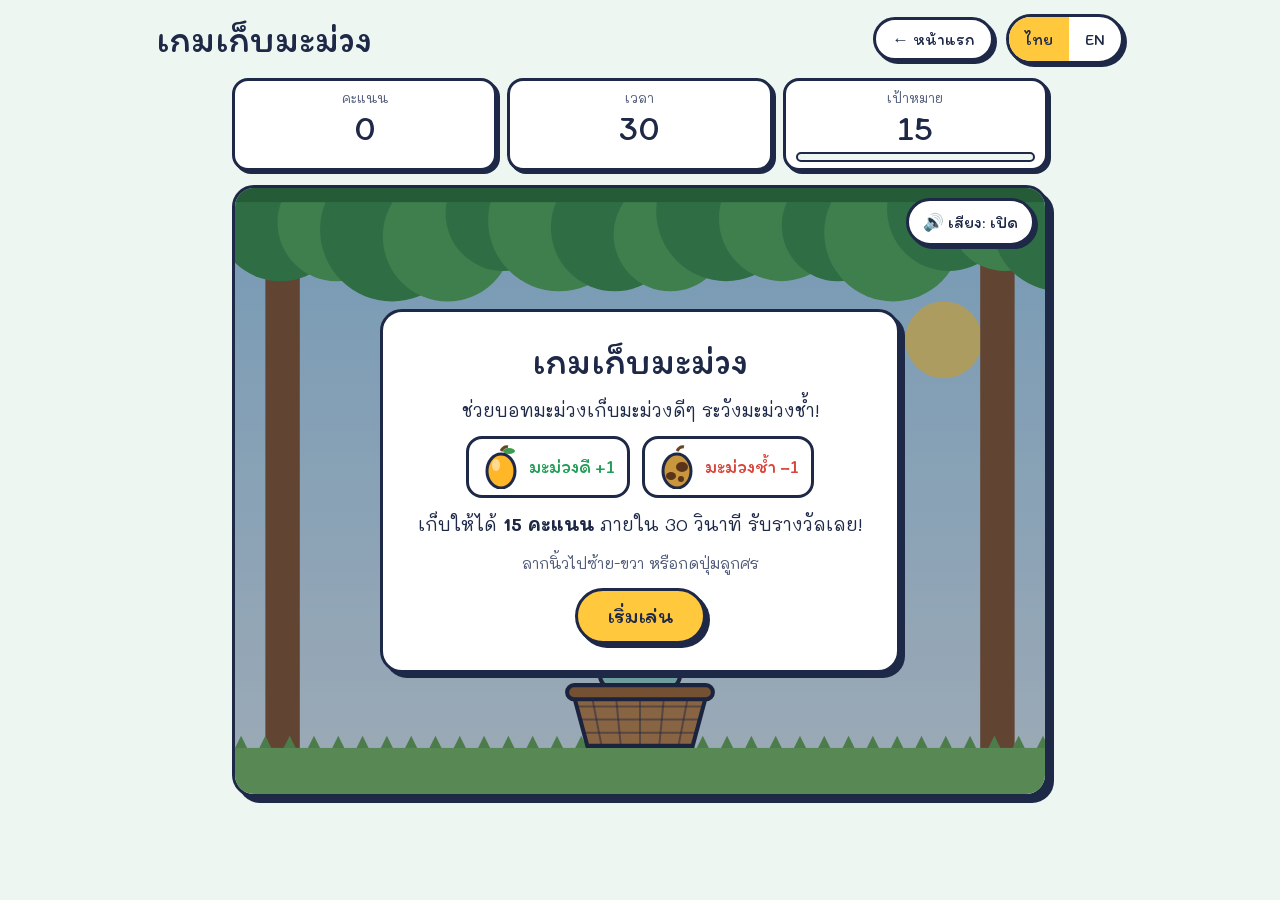
<file: mango.html>
<!doctype html>
<html lang="th">
<head>
<meta charset="utf-8">
<meta name="viewport" content="width=device-width, initial-scale=1, viewport-fit=cover">
<style>:root{color-scheme:light;padding-top:env(safe-area-inset-top,0px);padding-bottom:env(safe-area-inset-bottom,0px)}body{margin:0}img{max-width:100%}[hidden]{display:none!important}</style>
<title>เกมเก็บมะม่วง</title>
<meta name="claude:viewport-fit-sides" content="cover">
<meta name="description" content="เกมเก็บมะม่วง: เก็บมะม่วงดี หลบมะม่วงช้ำ ภายใน 30 วินาที ได้ 15 คะแนนรับรางวัล! (ไทย / English)">
<link rel="canonical" href="https://mango-innofest.vercel.app/mango.html">
<link rel="icon" href="assets/icon.svg" type="image/svg+xml">
<link rel="icon" href="assets/favicon-32.png" type="image/png" sizes="32x32">
<link rel="apple-touch-icon" href="assets/apple-touch-icon.png">
<link rel="manifest" href="site.webmanifest">
<meta name="theme-color" content="#FFC83D">
<meta property="og:type" content="website">
<meta property="og:site_name" content="บอทมะม่วง · Mango Bot">
<meta property="og:title" content="เกมเก็บมะม่วง">
<meta property="og:description" content="เกมเก็บมะม่วง: เก็บมะม่วงดี หลบมะม่วงช้ำ ภายใน 30 วินาที ได้ 15 คะแนนรับรางวัล! (ไทย / English)">
<meta property="og:url" content="https://mango-innofest.vercel.app/mango.html">
<meta property="og:image" content="https://mango-innofest.vercel.app/assets/og-image.png">
<meta property="og:image:width" content="1200">
<meta property="og:image:height" content="630">
<meta property="og:image:alt" content="บอทมะม่วง: มาตามหามะม่วงช้ำกัน! Let's find bruised mangoes!">
<meta property="og:locale" content="th_TH">
<meta property="og:locale:alternate" content="en_US">
<meta name="twitter:card" content="summary_large_image">
<link rel="stylesheet" href="assets/fonts/fonts.css">
<style>
/* Layout: one big game stage, sticker-book frame matching the Mango Bot site; HUD above */
:root{
  --bg:#EDF6F0;
  --surface:#FFFFFF;
  --ink:#1E2847;
  --muted:#4F5A78;
  --line:#1E2847;
  --coral:#FF6A57;
  --sun:#FFC83D;
  --mango:#FF9F1C;
  --plum:#7A5AD8;
  --teal:#11968E;
  --good:#1F9D55;
  --bad:#D9443A;
  --on-accent:#1E2847;
  --display:"Itim","Mali","Noto Sans Thai","Leelawadee UI",Tahoma,sans-serif;
  --body:"Mali","Noto Sans Thai","Leelawadee UI",Tahoma,sans-serif;
}
@media (prefers-color-scheme: dark){
  :root:not([data-theme="light"]){
    --bg:#141A2E; --surface:#222B4A; --ink:#F2F4FB; --muted:#B4BCD8; --line:#8A96C2;
    --coral:#FF7D6B; --sun:#FFCF52; --mango:#FFB04A; --plum:#A28BFF; --teal:#3CC4BA;
    --good:#4CCB7F; --bad:#FF6F66; color-scheme:dark;
  }
}
:root[data-theme="dark"]{
  --bg:#141A2E; --surface:#222B4A; --ink:#F2F4FB; --muted:#B4BCD8; --line:#8A96C2;
  --coral:#FF7D6B; --sun:#FFCF52; --mango:#FFB04A; --plum:#A28BFF; --teal:#3CC4BA;
  --good:#4CCB7F; --bad:#FF6F66; color-scheme:dark;
}
*{box-sizing:border-box}
body{background:var(--bg);color:var(--ink);font-family:var(--body);font-size:18px;line-height:1.6}
h1,h2,h3{font-family:var(--display);font-weight:400;line-height:1.2;margin:0;text-wrap:balance}
p{margin:0}
.wrap{max-width:1000px;margin:0 auto;padding-left:max(16px,env(safe-area-inset-left,0px));padding-right:max(16px,env(safe-area-inset-right,0px));padding-block:14px 32px;display:grid;gap:14px}

.top{display:flex;justify-content:space-between;align-items:center;gap:12px;flex-wrap:wrap}
.top h1{font-size:clamp(1.6rem,4.4vw,2.4rem)}
.lang{display:inline-flex;border:3px solid var(--line);border-radius:999px;overflow:hidden;box-shadow:3px 3px 0 var(--line);background:var(--surface)}
.lang button{font-family:var(--display);font-size:1.05rem;border:0;background:transparent;color:var(--ink);padding:6px 16px;min-height:44px;cursor:pointer}
.lang button[aria-pressed="true"]{background:var(--sun);color:var(--on-accent)}

.hud{display:grid;grid-template-columns:repeat(3,1fr);gap:10px;width:min(100%,calc(68vh * 4 / 3));margin:0 auto}
.hud > div{background:var(--surface);border:3px solid var(--line);border-radius:16px;padding:6px 10px;text-align:center;box-shadow:3px 3px 0 var(--line);min-width:0}
.hud small{display:block;font-size:.85rem;color:var(--muted)}
.hud b{font-family:var(--display);font-weight:400;font-size:clamp(1.5rem,4vw,2.2rem);line-height:1.1;font-variant-numeric:tabular-nums}
.goalbar{height:10px;border:2px solid var(--line);border-radius:999px;overflow:hidden;margin-top:4px;background:var(--bg)}
.goalbar i{display:block;height:100%;width:0;background:var(--good);transition:width .2s}

.stage{position:relative;width:min(100%,calc(68vh * 4 / 3));margin:0 auto;aspect-ratio:4/3;max-width:100%;border:3px solid var(--line);border-radius:22px;overflow:hidden;box-shadow:6px 6px 0 var(--line);background:#BFE8FF}
canvas{display:block;width:100%;height:100%;touch-action:none;cursor:grab}
.overlay{position:absolute;inset:0;display:grid;place-items:center;padding:16px;background:rgba(20,26,46,.35)}
.panel{background:var(--surface);color:var(--ink);border:3px solid var(--line);border-radius:22px;box-shadow:5px 5px 0 var(--line);padding:clamp(14px,3vw,26px);max-width:520px;width:100%;display:grid;gap:12px;text-align:center;justify-items:center;max-height:100%;overflow:auto}
.panel h2{font-size:clamp(1.6rem,5vw,2.4rem)}
.rules{display:flex;gap:12px;flex-wrap:wrap;justify-content:center}
.rule{display:flex;align-items:center;gap:8px;border:3px solid var(--line);border-radius:16px;padding:6px 12px;font-family:var(--display);font-size:1.2rem}
.rule svg{width:40px;height:44px}
.rule.plus{color:var(--good)} .rule.minus{color:var(--bad)}
.muted{color:var(--muted);font-size:.95rem}
.btn{font-family:var(--display);font-size:1.4rem;border:3px solid var(--line);border-radius:999px;padding:10px 30px;cursor:pointer;box-shadow:4px 4px 0 var(--line);background:var(--sun);color:var(--on-accent);min-height:56px;transition:transform .12s, box-shadow .12s}
.btn:hover{transform:translate(-2px,-2px);box-shadow:6px 6px 0 var(--line)}
.btn:active{transform:translate(3px,3px);box-shadow:1px 1px 0 var(--line)}
.btn.coral{background:var(--coral)}
.btn:focus-visible,.lang button:focus-visible{outline:4px solid var(--plum);outline-offset:3px}
.prize{font-family:var(--display);font-size:clamp(2.2rem,8vw,3.6rem);color:var(--good);line-height:1.1}
.close{font-family:var(--display);font-size:clamp(2rem,7vw,3rem);color:var(--mango);line-height:1.1}
.stats{display:flex;gap:10px;flex-wrap:wrap;justify-content:center}
.stats span{border:2px solid var(--line);border-radius:999px;padding:2px 12px;font-size:.95rem}
.fact{background:var(--bg);border-radius:14px;padding:10px 14px;font-size:.95rem;text-align:left}

@media (max-width:460px){ .rule{font-size:1rem} }
@media (prefers-reduced-motion: reduce){ *{transition:none!important} }
.sound-btn{position:absolute;top:10px;right:10px;z-index:3;font-family:var(--display);font-size:1.05rem;border:3px solid var(--line);border-radius:999px;padding:4px 14px;min-height:48px;cursor:pointer;background:var(--surface);color:var(--ink);box-shadow:3px 3px 0 var(--line)}
.sound-btn[aria-pressed="false"]{background:var(--sun);color:var(--on-accent)}
.sound-btn:focus-visible{outline:4px solid var(--plum);outline-offset:3px}
.home-link{font-family:var(--display);font-size:1.05rem;text-decoration:none;color:var(--ink);background:var(--surface);border:3px solid var(--line);border-radius:999px;padding:6px 16px;box-shadow:3px 3px 0 var(--line);min-height:44px;display:inline-flex;align-items:center}
.home-link:focus-visible{outline:4px solid var(--plum);outline-offset:3px}
.top-right{display:flex;align-items:center;gap:12px;flex-wrap:wrap}

/* full screen (starts automatically on Start / Play again): HUD + stage fill the screen, stage keeps its 4:3 shape so nothing is cut off */
.game{display:grid;gap:14px}
.game.fs{position:fixed;inset:0;z-index:50;background:var(--bg);display:flex;flex-direction:column;align-items:center;justify-content:center;gap:10px;
  padding:max(10px,env(safe-area-inset-top,0px)) max(10px,env(safe-area-inset-right,0px)) max(10px,env(safe-area-inset-bottom,0px)) max(10px,env(safe-area-inset-left,0px))}
.game.fs .hud,.game.fs .stage{width:min(100%, calc((100vh - 120px) * 4 / 3));width:min(100%, calc((100dvh - 120px) * 4 / 3))}
.game.fs .stage{flex:1 1 auto;min-height:0;aspect-ratio:auto;max-height:calc(100dvh - 100px)}
.game.fs .hud{flex:none}
.game:fullscreen{width:100%;height:100%}
/* phones held upright: taller play area so the start card and Start button fit (game world width adapts) */
@media (max-width:700px) and (max-aspect-ratio:1/1){
  .hud,.stage{width:100%}
  .stage{aspect-ratio:3/4;max-height:calc(100dvh - 200px)}
  .panel{gap:8px;padding:14px}
  .panel h2{font-size:1.6rem}
  .overlay{padding:10px}
  .rules{gap:8px}
  .rule{padding:3px 10px;font-size:.95rem}
  .rule svg{width:28px;height:31px}
}
.end-home{font-family:var(--display);font-size:1rem;color:var(--muted)}
body.fs-lock{overflow:hidden}
</style>

<div class="wrap">
  <header class="top">
    <h1 data-k="title">เกมเก็บมะม่วง</h1>
    <div class="top-right"><a class="home-link" href="index.html" data-k="home">← หน้าแรก</a>
    <div class="lang" role="group" aria-label="ภาษา / Language">
      <button type="button" id="langTh" aria-pressed="true">ไทย</button>
      <button type="button" id="langEn" aria-pressed="false">EN</button>
    </div></div>
  </header>

  <div class="game" id="game">
  <div class="hud" aria-live="off">
    <div><small data-k="score">คะแนน</small><b id="hudScore">0</b></div>
    <div><small data-k="time">เวลา</small><b id="hudTime">30</b></div>
    <div><small data-k="goal">เป้าหมาย</small><b id="hudGoal">15</b><div class="goalbar"><i id="goalFill"></i></div></div>
  </div>

  <div class="stage" id="stage">
    <canvas id="cv" aria-label="เกมเก็บมะม่วง" role="img"></canvas>
    <button class="sound-btn" type="button" id="soundBtn" aria-pressed="true">🔊 เสียง: เปิด</button>
    <div class="overlay" id="startScreen">
      <div class="panel">
        <h2 data-k="title">เกมเก็บมะม่วง</h2>
        <p data-k="sub">ช่วยบอทมะม่วงเก็บมะม่วงดีๆ ระวังมะม่วงช้ำ!</p>
        <div class="rules">
          <div class="rule plus"><svg viewBox="0 0 40 44" aria-hidden="true"><use href="#mGood"/></svg><span data-k="ruleGood">มะม่วงดี +1</span></div>
          <div class="rule minus"><svg viewBox="0 0 40 44" aria-hidden="true"><use href="#mBad"/></svg><span data-k="ruleBad">มะม่วงช้ำ −1</span></div>
        </div>
        <p id="goalText"></p>
        <p class="muted" data-k="howto">ลากนิ้วไปซ้าย-ขวา หรือกดปุ่มลูกศร</p>
        <button class="btn" type="button" id="startBtn" data-k="start">เริ่มเล่น</button>
      </div>
    </div>
    <div class="overlay" id="endScreen" hidden>
      <div class="panel" id="endPanel"></div>
    </div>
  </div>
  </div>

</div>

<svg width="0" height="0" style="position:absolute" aria-hidden="true">
  <defs>
    <symbol id="mGood" viewBox="0 0 40 44"><path d="M20 6 q3-5 7-4" stroke="#6B4423" stroke-width="3" fill="none"/><ellipse cx="28" cy="6" rx="6" ry="3" fill="#3E9B4F"/><ellipse cx="20" cy="26" rx="14" ry="17" fill="#FFB627" stroke="#1E2847" stroke-width="3"/><ellipse cx="15" cy="20" rx="4" ry="6" fill="#fff" opacity=".5"/></symbol>
    <symbol id="mBad" viewBox="0 0 40 44"><path d="M20 6 q3-5 7-4" stroke="#6B4423" stroke-width="3" fill="none"/><ellipse cx="20" cy="26" rx="14" ry="17" fill="#C9963E" stroke="#1E2847" stroke-width="3"/><ellipse cx="25" cy="22" rx="6" ry="5" fill="#5A3418"/><ellipse cx="14" cy="31" rx="5" ry="4" fill="#5A3418"/><circle cx="24" cy="34" r="3" fill="#5A3418"/></symbol>
  </defs>
</svg>

<script>
(function(){
  var $=function(id){return document.getElementById(id)};
  var S={
    th:{home:'← หน้าแรก',title:'เกมเก็บมะม่วง',sub:'ช่วยบอทมะม่วงเก็บมะม่วงดีๆ ระวังมะม่วงช้ำ!',ruleGood:'มะม่วงดี +1',ruleBad:'มะม่วงช้ำ −1',
      goalText:function(n,s){return 'เก็บให้ได้ <b>'+n+' คะแนน</b> ภายใน '+s+' วินาที รับรางวัลเลย!'},
      howto:'ลากนิ้วไปซ้าย-ขวา หรือกดปุ่มลูกศร',start:'เริ่มเล่น',score:'คะแนน',time:'เวลา',goal:'เป้าหมาย',
      win:'ได้รางวัล!',winSub:function(s){return 'เก่งมาก! ได้ '+s+' คะแนน ไปรับรางวัลจากพี่ๆ ได้เลย'},
      lose:'เกือบแล้ว!',loseSub:function(s,n){return 'ได้ '+s+' คะแนน ต้องการ '+n+' คะแนน รับสติกเกอร์ไปก่อนนะ แล้วลองใหม่ได้!'},
      stats:function(g,b){return ['มะม่วงดี '+g+' ลูก','มะม่วงช้ำ '+b+' ลูก']},
      tip:'เคล็ดลับ: มะม่วงช้ำจะมีจุดสีน้ำตาลเข้ม ขอบฟุ้งๆ',
      fact:'รู้ไหม? เว็บไซต์ของพี่ๆ ดูรูปมะม่วง แล้วบอกได้ว่าช้ำกี่เปอร์เซ็นต์ และช้ำเพราะโดนกระแทกหรือโดนเขย่า',
      again:'เล่นอีกครั้ง',canvas:'เกมเก็บมะม่วง',endHome:'← กลับหน้าแรก',soundOn:'🔊 เสียง: เปิด',soundOff:'🔇 เสียง: ปิด'},
    en:{home:'← Home',title:'Mango Catch Game',sub:'Help Mango Bot pick the good mangoes. Watch out for bruised ones!',ruleGood:'Good mango +1',ruleBad:'Bruised mango −1',
      goalText:function(n,s){return 'Get <b>'+n+' points</b> in '+s+' seconds to win a prize!'},
      howto:'Drag left and right, or use the arrow keys',start:'Start',score:'Score',time:'Time',goal:'Goal',
      win:'You win a prize!',winSub:function(s){return 'Great job! You got '+s+' points. Collect your prize from the team!'},
      lose:'So close!',loseSub:function(s,n){return 'You got '+s+' points and needed '+n+'. Take a sticker, and try again!'},
      stats:function(g,b){return ['Good mangoes: '+g,'Bruised mangoes: '+b]},
      tip:'Tip: bruised mangoes have dark brown spots with blurry edges.',
      fact:'Did you know? Our team\'s website looks at a mango photo and tells how many percent is bruised, and whether the mango was bumped or shaken.',
      again:'Play again',canvas:'Mango catching game',endHome:'← Back to home',soundOn:'🔊 Sound: on',soundOff:'🔇 Sound: off'}
  };
  var lang='th';
  var cfg={target:15,time:30};
  try{
    if(localStorage.getItem('drbot-lang')==='en') lang='en';
    localStorage.removeItem('mango-cfg'); /* old Team settings: no longer used */
  }catch(e){}

  function t(k){return S[lang][k]}
  function applyLang(){
    document.documentElement.lang=lang;
    document.title=t('title');
    document.querySelectorAll('[data-k]').forEach(function(el){var v=t(el.getAttribute('data-k')); if(typeof v==='string') el.textContent=v;});
    $('cv').setAttribute('aria-label',t('canvas'));
    $('goalText').innerHTML=t('goalText')(cfg.target,cfg.time);
    $('langTh').setAttribute('aria-pressed',lang==='th'); $('langEn').setAttribute('aria-pressed',lang==='en');
    updateSoundBtn();
    if(state==='over') renderEnd();
  }
  function setLang(l){lang=l; try{localStorage.setItem('drbot-lang',l)}catch(e){} applyLang();}
  $('langTh').addEventListener('click',function(){setLang('th')});
  $('langEn').addEventListener('click',function(){setLang('en')});

  /* ---------- sound: pop (good mango), bonk (bruised), cheer (win). Made with Web Audio, no files ---------- */
  var soundOn=true, actx=null, master=null;
  try{ if(localStorage.getItem('mango-sound')==='off') soundOn=false; }catch(e){}
  function audio(){
    if(!actx){
      var AC=window.AudioContext||window.webkitAudioContext; if(!AC) return null;
      actx=new AC(); master=actx.createGain(); master.gain.value=.55; master.connect(actx.destination);
    }
    if(actx.state==='suspended') actx.resume();
    return actx;
  }
  function tone(f1,f2,at,dur,type,vol){
    var o=actx.createOscillator(), g=actx.createGain();
    o.type=type; o.frequency.setValueAtTime(f1,at);
    if(f2) o.frequency.exponentialRampToValueAtTime(f2,at+dur);
    g.gain.setValueAtTime(.0001,at); g.gain.exponentialRampToValueAtTime(vol,at+.012); g.gain.exponentialRampToValueAtTime(.0001,at+dur);
    o.connect(g); g.connect(master); o.start(at); o.stop(at+dur+.03);
  }
  function play(name){
    if(!soundOn||!audio()) return;
    var t=actx.currentTime+.01;
    if(name==='pop'){ tone(520,1150,t,.09,'sine',.5); tone(900,1600,t+.06,.08,'sine',.28); }
    if(name==='bonk'){ tone(240,85,t,.24,'triangle',.65); tone(130,60,t,.14,'square',.12); }
    if(name==='cheer'){
      [523,659,784,1047].forEach(function(f,i){ tone(f,0,t+i*.11,.22,'triangle',.32); });
      tone(1047,0,t+.46,.6,'triangle',.28); tone(1319,0,t+.46,.6,'sine',.18); tone(1568,0,t+.46,.6,'sine',.12);
      for(var i=0;i<8;i++) tone(1800+Math.random()*900,0,t+.55+i*.07,.06,'sine',.08);
    }
  }
  function updateSoundBtn(){ var b=$('soundBtn'); b.textContent=t(soundOn?'soundOn':'soundOff'); b.setAttribute('aria-pressed',soundOn); }
  $('soundBtn').addEventListener('click',function(){
    soundOn=!soundOn; try{ localStorage.setItem('mango-sound',soundOn?'on':'off'); }catch(e){}
    updateSoundBtn(); if(soundOn) play('pop');
  });

  /* ---------- game ---------- */
  /* Same rules on every screen: the world is always 800 wide. Only its height H follows the stage shape
     (600 at 4:3, taller on upright phones). FALL keeps the time a mango needs to reach the basket the same. */
  var W=800,H=600,BASKET_Y=500,BASKET_HALF=66,FALL=1;
  var cv=$('cv'),ctx=cv.getContext('2d'),scale=1;
  var state='ready',mangoes=[],pops=[],confetti=[],score=0,goodN=0,badN=0,timeLeft=cfg.time,spawnT=0;
  var bx=W/2,targetX=W/2,keys={left:false,right:false},last=0;
  var bounce=0, wobble=0, reduceMotion=!!(window.matchMedia&&matchMedia('(prefers-reduced-motion: reduce)').matches);
  var SPEED=1.15, BAD=.35; /* SPEED: 1.15 = a bit faster than the first version (falling and dropping) */

  function resize(){
    var r=cv.getBoundingClientRect(),dpr=window.devicePixelRatio||1;
    cv.width=Math.round(r.width*dpr); cv.height=Math.round(r.height*dpr);
    var oldFall=FALL;
    H=r.width>0?Math.max(420,Math.min(1800,Math.round(W*r.height/r.width))):600;
    BASKET_Y=H-100; FALL=(BASKET_Y+30)/530;
    if(FALL!==oldFall){ var k=FALL/oldFall; mangoes.forEach(function(m){m.y=(m.y+30)*k-30; m.vy*=k;}); }
    scale=cv.width/W; draw();
  }
  window.addEventListener('resize',resize);

  function rr(x,y,w,h,r){ctx.beginPath();ctx.moveTo(x+r,y);ctx.arcTo(x+w,y,x+w,y+h,r);ctx.arcTo(x+w,y+h,x,y+h,r);ctx.arcTo(x,y+h,x,y,r);ctx.arcTo(x,y,x+w,y,r);ctx.closePath();}

  var leaves=[];for(var i=0;i<22;i++){leaves.push({x:i*55-10,y:20+((i*37)%30),r:52+((i*13)%20),c:i%2?'#3E9B4F':'#56B45E'})}
  function drawBg(){
    var g=ctx.createLinearGradient(0,0,0,H); g.addColorStop(0,'#A9DEFF'); g.addColorStop(1,'#E6F7FF');
    ctx.fillStyle=g; ctx.fillRect(0,0,W,H);
    ctx.fillStyle='#FFE27A'; ctx.beginPath(); ctx.arc(700,150,38,0,7); ctx.fill();
    ctx.fillStyle='#8A5A34'; ctx.fillRect(30,40,34,H); ctx.fillRect(W-64,40,34,H);
    leaves.forEach(function(l){ctx.fillStyle=l.c;ctx.beginPath();ctx.arc(l.x,l.y,l.r,0,7);ctx.fill();});
    ctx.fillStyle='#2F7D3E'; ctx.fillRect(0,0,W,14);
    ctx.fillStyle='#7CC46A'; ctx.fillRect(0,H-46,W,46);
    ctx.fillStyle='#69B158'; for(var x=0;x<W;x+=24){ctx.beginPath();ctx.moveTo(x,H-46);ctx.lineTo(x+6,H-58);ctx.lineTo(x+12,H-46);ctx.fill();}
  }
  function drawMango(m){
    ctx.save(); ctx.translate(m.x,m.y); ctx.rotate(m.rot);
    var r=m.r;
    ctx.strokeStyle='#6B4423'; ctx.lineWidth=4; ctx.beginPath(); ctx.moveTo(0,-r*.95); ctx.quadraticCurveTo(4,-r*1.35,12,-r*1.4); ctx.stroke();
    ctx.fillStyle='#3E9B4F'; ctx.beginPath(); ctx.ellipse(14,-r*1.3,11,5,-.3,0,7); ctx.fill();
    var g=ctx.createRadialGradient(-r*.3,-r*.3,2,0,0,r*1.1);
    if(m.bad){g.addColorStop(0,'#DDB25A');g.addColorStop(1,'#A9772E');}
    else {g.addColorStop(0,'#FFE066');g.addColorStop(1,'#FF9F1C');}
    ctx.fillStyle=g; ctx.strokeStyle='#1E2847'; ctx.lineWidth=3;
    ctx.beginPath(); ctx.ellipse(0,0,r*.82,r,0,0,7); ctx.fill(); ctx.stroke();
    if(m.bad){
      ctx.fillStyle='rgba(80,44,20,.9)';
      ctx.beginPath(); ctx.ellipse(r*.25,-r*.2,r*.32,r*.26,.4,0,7); ctx.fill();
      ctx.beginPath(); ctx.ellipse(-r*.3,r*.3,r*.26,r*.2,-.3,0,7); ctx.fill();
      ctx.beginPath(); ctx.arc(r*.25,r*.55,r*.13,0,7); ctx.fill();
    } else {
      ctx.fillStyle='rgba(255,255,255,.55)'; ctx.beginPath(); ctx.ellipse(-r*.3,-r*.35,r*.16,r*.28,.3,0,7); ctx.fill();
    }
    ctx.restore();
  }
  function drawPlayer(){
    var x=bx,y=BASKET_Y;
    ctx.save();
    if(bounce>0){ var sq=Math.sin(bounce*Math.PI)*.12; ctx.translate(x,y+52); ctx.scale(1+sq,1-sq); ctx.translate(-x,-(y+52)); }
    if(wobble>0&&!reduceMotion){ ctx.translate(Math.sin(wobble*40)*7*wobble,0); }
    // Mango Bot head behind the basket
    ctx.strokeStyle='#1E2847'; ctx.lineWidth=4;
    ctx.beginPath(); ctx.moveTo(x,y-74); ctx.lineTo(x,y-60); ctx.stroke();
    ctx.fillStyle='#FF6A57'; ctx.beginPath(); ctx.arc(x,y-78,7,0,7); ctx.fill(); ctx.stroke();
    ctx.fillStyle='#9FE3D8'; rr(x-40,y-60,80,58,18); ctx.fill(); ctx.stroke();
    ctx.fillStyle='#1E2847'; rr(x-28,y-50,56,28,12); ctx.fill();
    ctx.fillStyle='#FFC83D'; ctx.beginPath(); ctx.arc(x-13,y-36,6,0,7); ctx.arc(x+13,y-36,6,0,7); ctx.fill();
    // basket
    ctx.fillStyle='#C68B4E'; ctx.beginPath();
    ctx.moveTo(x-BASKET_HALF,y); ctx.lineTo(x+BASKET_HALF,y); ctx.lineTo(x+BASKET_HALF-14,y+52); ctx.lineTo(x-BASKET_HALF+14,y+52); ctx.closePath(); ctx.fill(); ctx.stroke();
    ctx.strokeStyle='rgba(30,40,71,.45)'; ctx.lineWidth=2;
    for(var i=1;i<4;i++){ctx.beginPath();ctx.moveTo(x-BASKET_HALF+3.5*i,y+13*i);ctx.lineTo(x+BASKET_HALF-3.5*i,y+13*i);ctx.stroke();}
    for(var j=-2;j<=2;j++){ctx.beginPath();ctx.moveTo(x+j*24,y);ctx.lineTo(x+j*19,y+52);ctx.stroke();}
    ctx.strokeStyle='#1E2847'; ctx.lineWidth=4; ctx.fillStyle='#A86E35'; rr(x-BASKET_HALF-6,y-8,BASKET_HALF*2+12,14,7); ctx.fill(); ctx.stroke();
    ctx.restore();
  }
  function draw(){
    ctx.setTransform(scale,0,0,scale,0,0);
    drawBg();
    mangoes.forEach(drawMango);
    drawPlayer();
    pops.forEach(function(p){
      ctx.globalAlpha=Math.max(0,p.life); ctx.font='bold 38px Itim, Mali, sans-serif'; ctx.textAlign='center';
      ctx.lineWidth=6; ctx.strokeStyle='#fff'; ctx.strokeText(p.txt,p.x,p.y); ctx.fillStyle=p.c; ctx.fillText(p.txt,p.x,p.y); ctx.globalAlpha=1;
    });
    confetti.forEach(function(c){ctx.fillStyle=c.c; ctx.save(); ctx.translate(c.x,c.y); ctx.rotate(c.r); ctx.fillRect(-6,-3,12,6); ctx.restore();});
  }

  var lastHud='';
  function updateHud(force){
    var s=score+'|'+Math.ceil(timeLeft)+'|'+cfg.target;
    if(!force&&s===lastHud) return; lastHud=s;
    $('hudScore').textContent=score; $('hudTime').textContent=Math.max(0,Math.ceil(timeLeft)); $('hudGoal').textContent=cfg.target;
    $('goalFill').style.width=Math.min(100,score/cfg.target*100)+'%';
  }

  function startGame(){
    if(!fsOn) enterFs();
    if(soundOn) audio(); /* browsers only allow sound after a tap: unlock it here */
    mangoes=[];pops=[];confetti=[];score=0;goodN=0;badN=0;timeLeft=cfg.time;spawnT=.3;bx=targetX=W/2;
    state='playing'; $('startScreen').hidden=true; $('endScreen').hidden=true;
    updateHud(true); last=performance.now(); cv.focus({preventScroll:true});
  }
  function endGame(){
    state='over'; mangoes=[];
    if(score>=cfg.target){
      play('cheer');
      for(var i=0;i<120;i++) confetti.push({x:Math.random()*W,y:-Math.random()*H*.6,vy:120+Math.random()*180,vx:(Math.random()-.5)*80,r:Math.random()*6,vr:(Math.random()-.5)*8,c:['#FFC83D','#FF6A57','#11968E','#7A5AD8','#FF9F1C'][i%5]});
    }
    renderEnd(); $('endScreen').hidden=false;
  }
  function renderEnd(){
    var win=score>=cfg.target, st=t('stats')(goodN,badN);
    $('endPanel').innerHTML=
      (win?'<div class="prize">'+t('win')+'</div><p>'+t('winSub')(score)+'</p>'
          :'<div class="close">'+t('lose')+'</div><p>'+t('loseSub')(score,cfg.target)+'</p>')+
      '<div class="stats"><span>'+st[0]+'</span><span>'+st[1]+'</span></div>'+
      '<p class="fact">'+(win?t('fact'):t('tip'))+'</p>'+
      '<button class="btn'+(win?'':' coral')+'" type="button" id="againBtn">'+t('again')+'</button>'+
      '<a class="end-home" href="index.html">'+t('endHome')+'</a>';
    $('againBtn').addEventListener('click',startGame);
  }

  function update(dt){
    if(state==='playing'){
      timeLeft-=dt;
      var p=1-Math.max(0,timeLeft)/cfg.time, mul=SPEED;
      spawnT-=dt;
      if(spawnT<=0){
        spawnT=(0.95-0.45*p)/mul;
        mangoes.push({x:90+Math.random()*(W-180),y:-30,r:28,bad:Math.random()<BAD,
          vy:(170+170*p)*mul*FALL*(0.9+Math.random()*.25),rot:(Math.random()-.5)*.6,vr:(Math.random()-.5)*1.5});
      }
      var step=720*dt;
      if(keys.left) targetX-=step; if(keys.right) targetX+=step;
      targetX=Math.max(BASKET_HALF+10,Math.min(W-BASKET_HALF-10,targetX));
      bx+= (targetX-bx)*Math.min(1,dt*18);
      for(var i=mangoes.length-1;i>=0;i--){
        var m=mangoes[i]; m.y+=m.vy*dt; m.rot+=m.vr*dt;
        if(m.y+m.r*.6>=BASKET_Y-6 && m.y<BASKET_Y+26 && Math.abs(m.x-bx)<BASKET_HALF+m.r*.3){
          if(m.bad){ score=Math.max(0,score-1); badN++; pops.push({x:m.x,y:BASKET_Y-90,txt:'−1',c:'#D9443A',life:1}); play('bonk'); wobble=1; }
          else { score++; goodN++; pops.push({x:m.x,y:BASKET_Y-90,txt:'+1',c:'#1F9D55',life:1}); play('pop'); bounce=1; }
          mangoes.splice(i,1); continue;
        }
        if(m.y-m.r>H) mangoes.splice(i,1);
      }
      if(timeLeft<=0){ timeLeft=0; endGame(); }
      updateHud(false);
    }
    bounce=Math.max(0,bounce-dt*4); wobble=Math.max(0,wobble-dt*2.5);
    for(var j=pops.length-1;j>=0;j--){ pops[j].y-=60*dt; pops[j].life-=dt*1.2; if(pops[j].life<=0) pops.splice(j,1); }
    for(var k=confetti.length-1;k>=0;k--){ var c=confetti[k]; c.y+=c.vy*dt; c.x+=c.vx*dt; c.r+=c.vr*dt; if(c.y>H+20) confetti.splice(k,1); }
  }
  function loop(now){
    var dt=Math.min(.05,(now-last)/1000); last=now;
    update(dt); draw();
    requestAnimationFrame(loop);
  }

  /* ---------- full screen ---------- */
  var game=$('game'), fsOn=false;
  function realFs(){ return document.fullscreenElement||document.webkitFullscreenElement; }
  function setFsLayout(on){
    fsOn=on; game.classList.toggle('fs',on); document.body.classList.toggle('fs-lock',on);
    requestAnimationFrame(resize);
  }
  function enterFs(){
    var req=game.requestFullscreen||game.webkitRequestFullscreen;
    setFsLayout(true);
    if(req){
      try{
        var p=req.call(game);
        if(p&&p.catch) p.catch(function(){});
      }catch(_){}
    }
  }
  function onFsChange(){ if(!realFs()&&fsOn) setFsLayout(false); else requestAnimationFrame(resize); }
  document.addEventListener('fullscreenchange',onFsChange);
  document.addEventListener('webkitfullscreenchange',onFsChange);
  window.addEventListener('keydown',function(e){ if(e.key==='Escape'&&fsOn&&!realFs()) setFsLayout(false); });

  /* ---------- controls ---------- */
  function toGame(e){var r=cv.getBoundingClientRect(); return (e.clientX-r.left)/r.width*W;}
  cv.tabIndex=0;
  cv.addEventListener('pointerdown',function(e){ targetX=toGame(e); try{cv.setPointerCapture(e.pointerId)}catch(_){}} );
  cv.addEventListener('pointermove',function(e){ if(e.pointerType==='mouse'||e.buttons||e.pressure>0) targetX=toGame(e); });
  window.addEventListener('keydown',function(e){
    if(e.key==='ArrowLeft'||e.key==='a'||e.key==='A'){keys.left=true; if(state==='playing') e.preventDefault();}
    if(e.key==='ArrowRight'||e.key==='d'||e.key==='D'){keys.right=true; if(state==='playing') e.preventDefault();}
  });
  window.addEventListener('keyup',function(e){
    if(e.key==='ArrowLeft'||e.key==='a'||e.key==='A') keys.left=false;
    if(e.key==='ArrowRight'||e.key==='d'||e.key==='D') keys.right=false;
  });
  document.addEventListener('visibilitychange',function(){ last=performance.now(); });
  $('startBtn').addEventListener('click',startGame);

  applyLang(); updateHud(true); resize();
  // sample mangoes on the start screen so the scene isn't empty
  mangoes=[{x:W*.31,y:250,r:28,bad:false,rot:.2,vr:0,vy:0},{x:W*.52,y:200,r:28,bad:true,rot:-.2,vr:0,vy:0},{x:W*.7,y:300,r:28,bad:false,rot:.1,vr:0,vy:0}];
  last=performance.now(); requestAnimationFrame(loop);
})();
</script>
<script>if('serviceWorker' in navigator){addEventListener('load',function(){navigator.serviceWorker.register('sw.js').catch(function(){});});}</script>
</file>
<file: assets/fonts/fonts.css>
/* Itim and Mali from Google Fonts (SIL Open Font License), copied into the site so pages work offline. */
/* thai */
@font-face {
  font-family: 'Itim';
  font-style: normal;
  font-weight: 400;
  font-display: swap;
  src: url(itim-400-thai.woff2) format('woff2');
  unicode-range: U+02D7, U+0303, U+0331, U+0E01-0E5B, U+200C-200D, U+25CC;
}
/* latin-ext */
@font-face {
  font-family: 'Itim';
  font-style: normal;
  font-weight: 400;
  font-display: swap;
  src: url(itim-400-latin-ext.woff2) format('woff2');
  unicode-range: U+0100-02BA, U+02BD-02C5, U+02C7-02CC, U+02CE-02D7, U+02DD-02FF, U+0304, U+0308, U+0329, U+1D00-1DBF, U+1E00-1E9F, U+1EF2-1EFF, U+2020, U+20A0-20AB, U+20AD-20C4, U+2113, U+2C60-2C7F, U+A720-A7FF;
}
/* latin */
@font-face {
  font-family: 'Itim';
  font-style: normal;
  font-weight: 400;
  font-display: swap;
  src: url(itim-400-latin.woff2) format('woff2');
  unicode-range: U+0000-00FF, U+0131, U+0152-0153, U+02BB-02BC, U+02C6, U+02DA, U+02DC, U+0304, U+0308, U+0329, U+2000-206F, U+20AC, U+2122, U+2191, U+2193, U+2212, U+2215, U+FEFF, U+FFFD;
}
/* thai */
@font-face {
  font-family: 'Mali';
  font-style: normal;
  font-weight: 400;
  font-display: swap;
  src: url(mali-400-thai.woff2) format('woff2');
  unicode-range: U+02D7, U+0303, U+0331, U+0E01-0E5B, U+200C-200D, U+25CC;
}
/* latin-ext */
@font-face {
  font-family: 'Mali';
  font-style: normal;
  font-weight: 400;
  font-display: swap;
  src: url(mali-400-latin-ext.woff2) format('woff2');
  unicode-range: U+0100-02BA, U+02BD-02C5, U+02C7-02CC, U+02CE-02D7, U+02DD-02FF, U+0304, U+0308, U+0329, U+1D00-1DBF, U+1E00-1E9F, U+1EF2-1EFF, U+2020, U+20A0-20AB, U+20AD-20C4, U+2113, U+2C60-2C7F, U+A720-A7FF;
}
/* latin */
@font-face {
  font-family: 'Mali';
  font-style: normal;
  font-weight: 400;
  font-display: swap;
  src: url(mali-400-latin.woff2) format('woff2');
  unicode-range: U+0000-00FF, U+0131, U+0152-0153, U+02BB-02BC, U+02C6, U+02DA, U+02DC, U+0304, U+0308, U+0329, U+2000-206F, U+20AC, U+2122, U+2191, U+2193, U+2212, U+2215, U+FEFF, U+FFFD;
}
/* thai */
@font-face {
  font-family: 'Mali';
  font-style: normal;
  font-weight: 600;
  font-display: swap;
  src: url(mali-600-thai.woff2) format('woff2');
  unicode-range: U+02D7, U+0303, U+0331, U+0E01-0E5B, U+200C-200D, U+25CC;
}
/* latin-ext */
@font-face {
  font-family: 'Mali';
  font-style: normal;
  font-weight: 600;
  font-display: swap;
  src: url(mali-600-latin-ext.woff2) format('woff2');
  unicode-range: U+0100-02BA, U+02BD-02C5, U+02C7-02CC, U+02CE-02D7, U+02DD-02FF, U+0304, U+0308, U+0329, U+1D00-1DBF, U+1E00-1E9F, U+1EF2-1EFF, U+2020, U+20A0-20AB, U+20AD-20C4, U+2113, U+2C60-2C7F, U+A720-A7FF;
}
/* latin */
@font-face {
  font-family: 'Mali';
  font-style: normal;
  font-weight: 600;
  font-display: swap;
  src: url(mali-600-latin.woff2) format('woff2');
  unicode-range: U+0000-00FF, U+0131, U+0152-0153, U+02BB-02BC, U+02C6, U+02DA, U+02DC, U+0304, U+0308, U+0329, U+2000-206F, U+20AC, U+2122, U+2191, U+2193, U+2212, U+2215, U+FEFF, U+FFFD;
}
/* thai */
@font-face {
  font-family: 'Mali';
  font-style: normal;
  font-weight: 700;
  font-display: swap;
  src: url(mali-700-thai.woff2) format('woff2');
  unicode-range: U+02D7, U+0303, U+0331, U+0E01-0E5B, U+200C-200D, U+25CC;
}
/* latin-ext */
@font-face {
  font-family: 'Mali';
  font-style: normal;
  font-weight: 700;
  font-display: swap;
  src: url(mali-700-latin-ext.woff2) format('woff2');
  unicode-range: U+0100-02BA, U+02BD-02C5, U+02C7-02CC, U+02CE-02D7, U+02DD-02FF, U+0304, U+0308, U+0329, U+1D00-1DBF, U+1E00-1E9F, U+1EF2-1EFF, U+2020, U+20A0-20AB, U+20AD-20C4, U+2113, U+2C60-2C7F, U+A720-A7FF;
}
/* latin */
@font-face {
  font-family: 'Mali';
  font-style: normal;
  font-weight: 700;
  font-display: swap;
  src: url(mali-700-latin.woff2) format('woff2');
  unicode-range: U+0000-00FF, U+0131, U+0152-0153, U+02BB-02BC, U+02C6, U+02DA, U+02DC, U+0304, U+0308, U+0329, U+2000-206F, U+20AC, U+2122, U+2191, U+2193, U+2212, U+2215, U+FEFF, U+FFFD;
}
</file>
